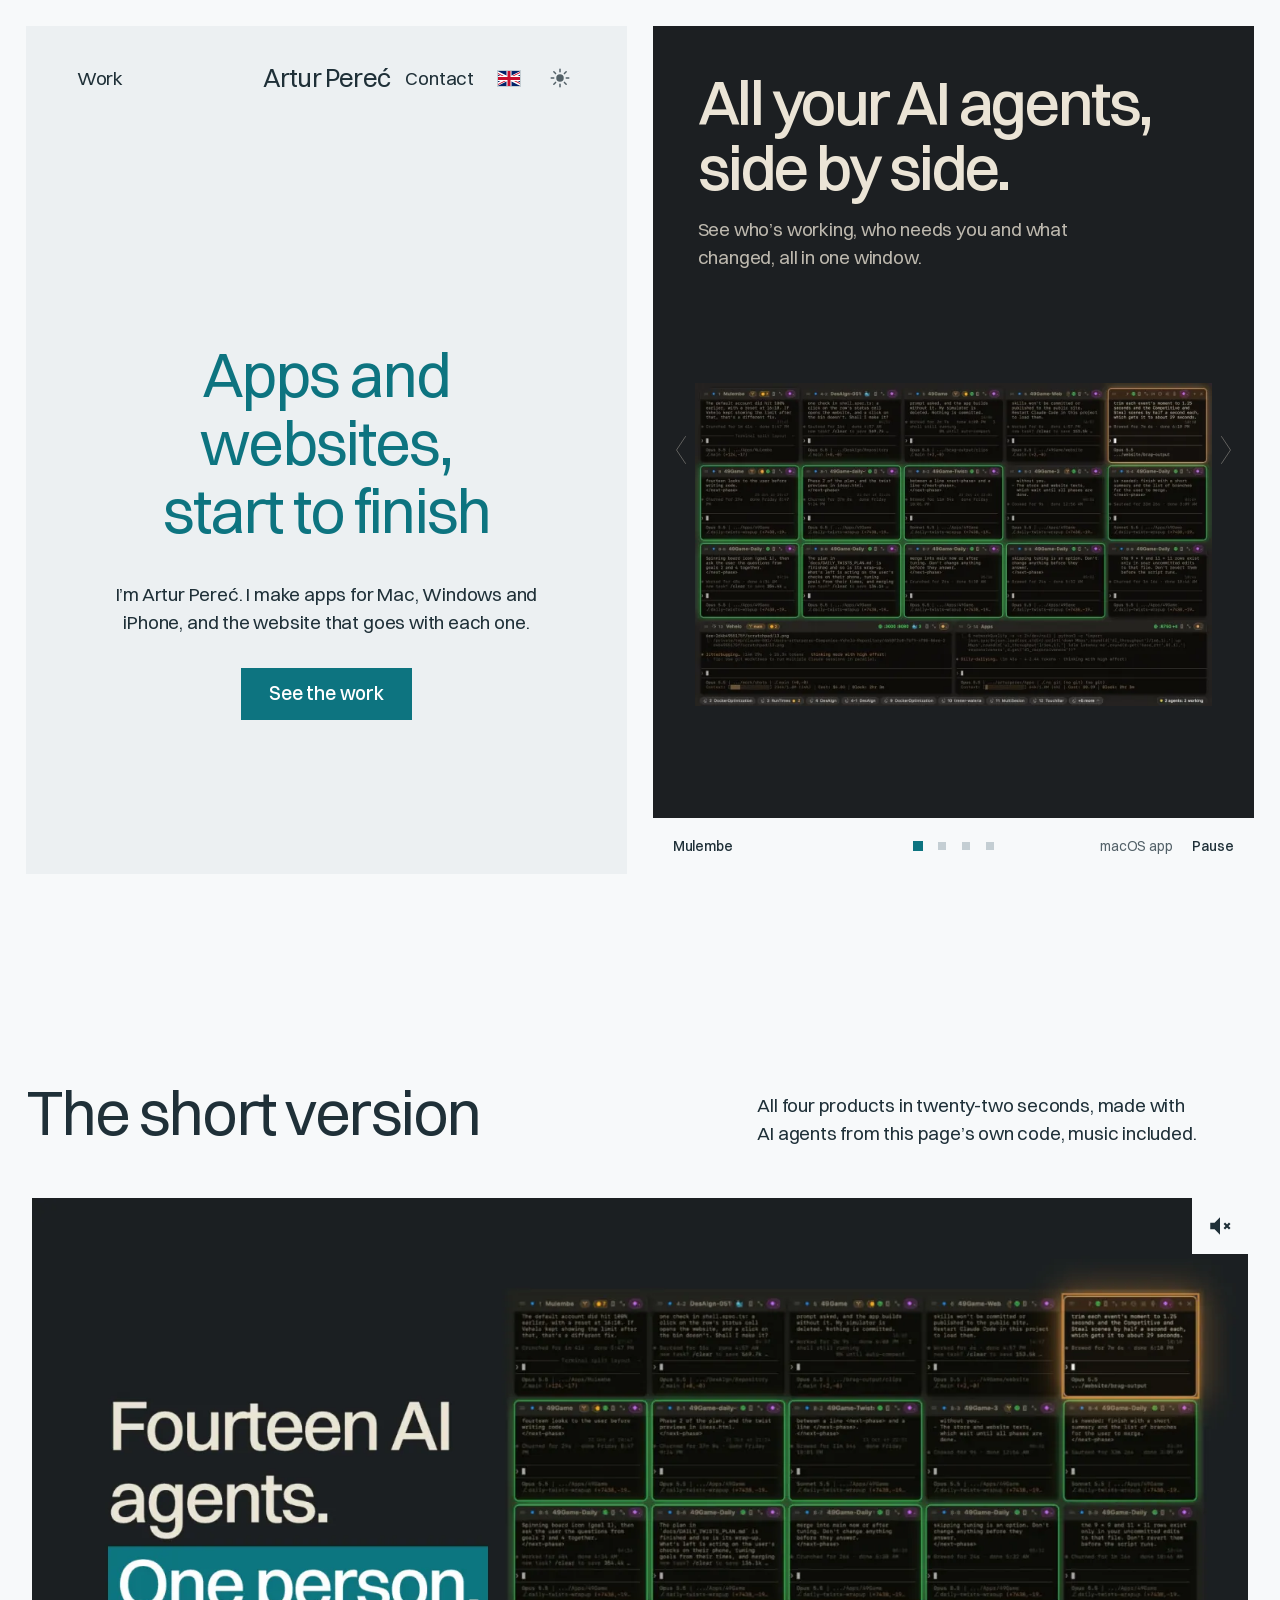
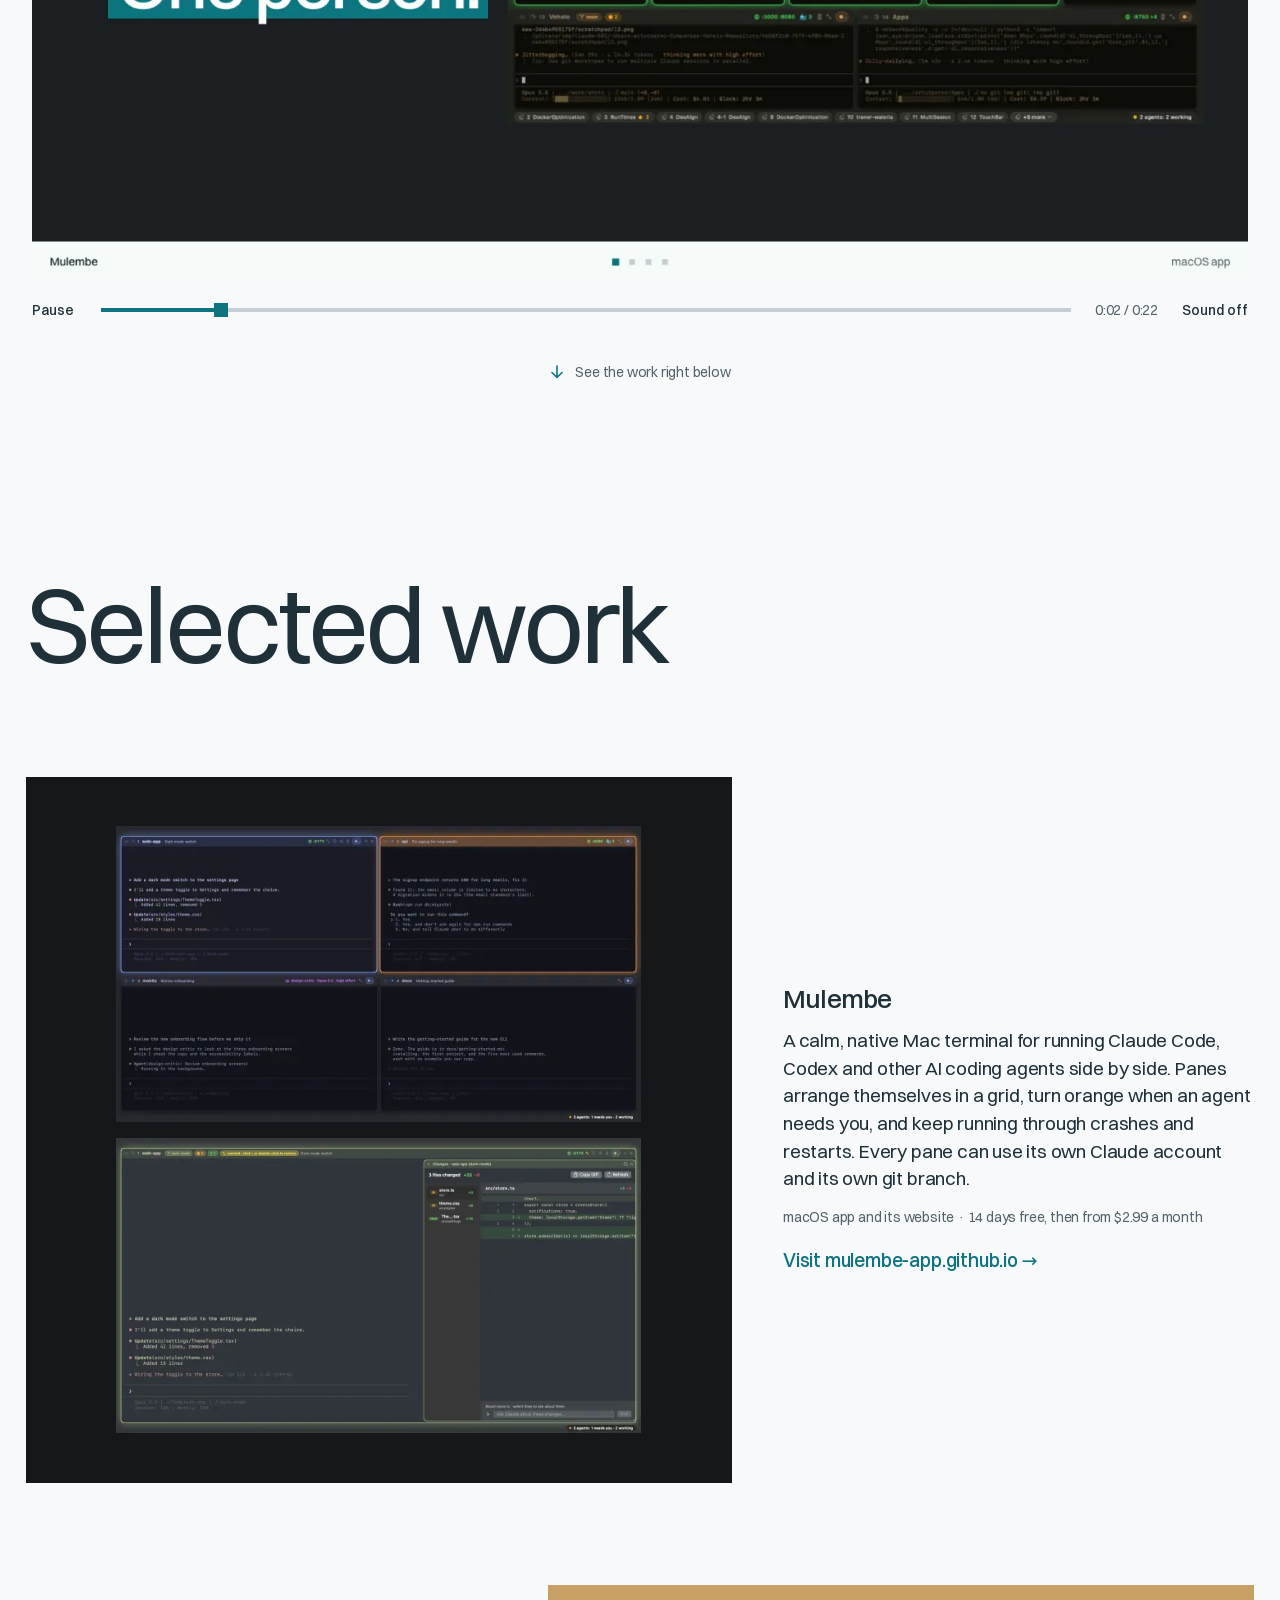
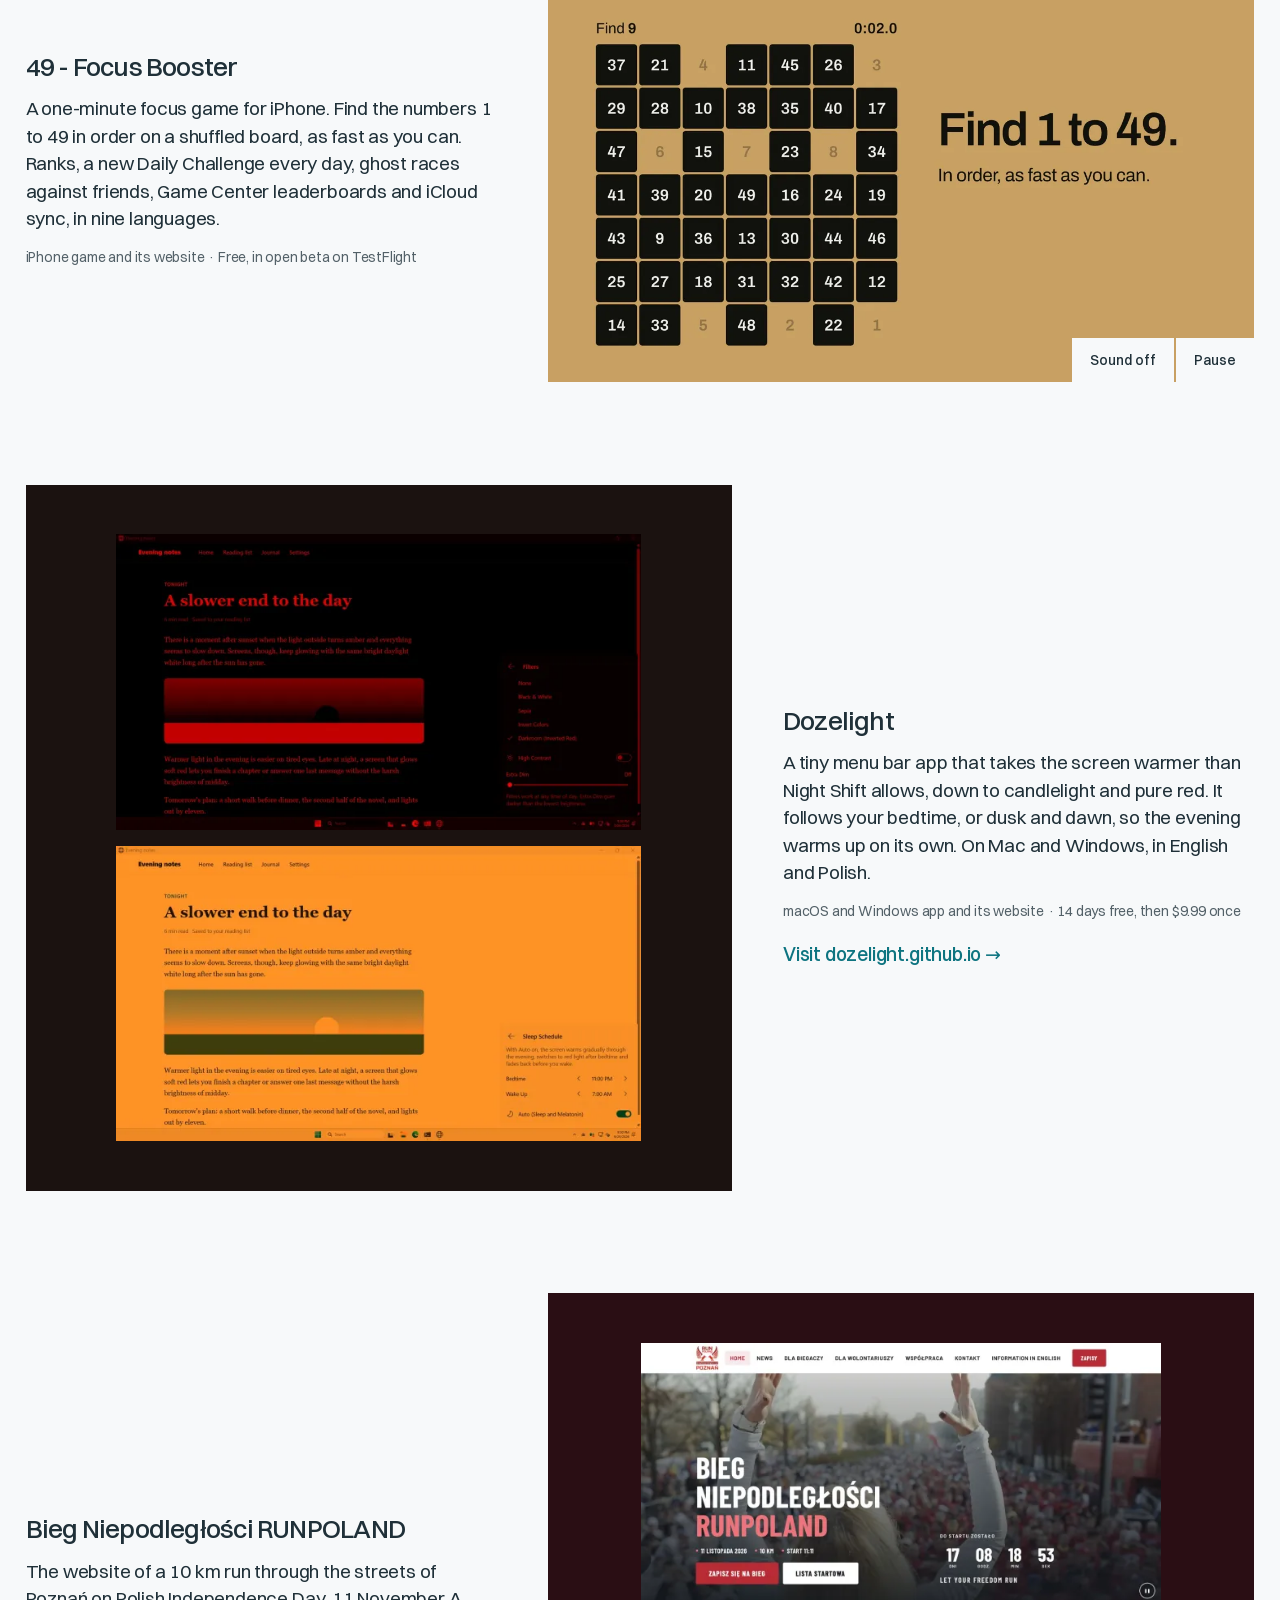
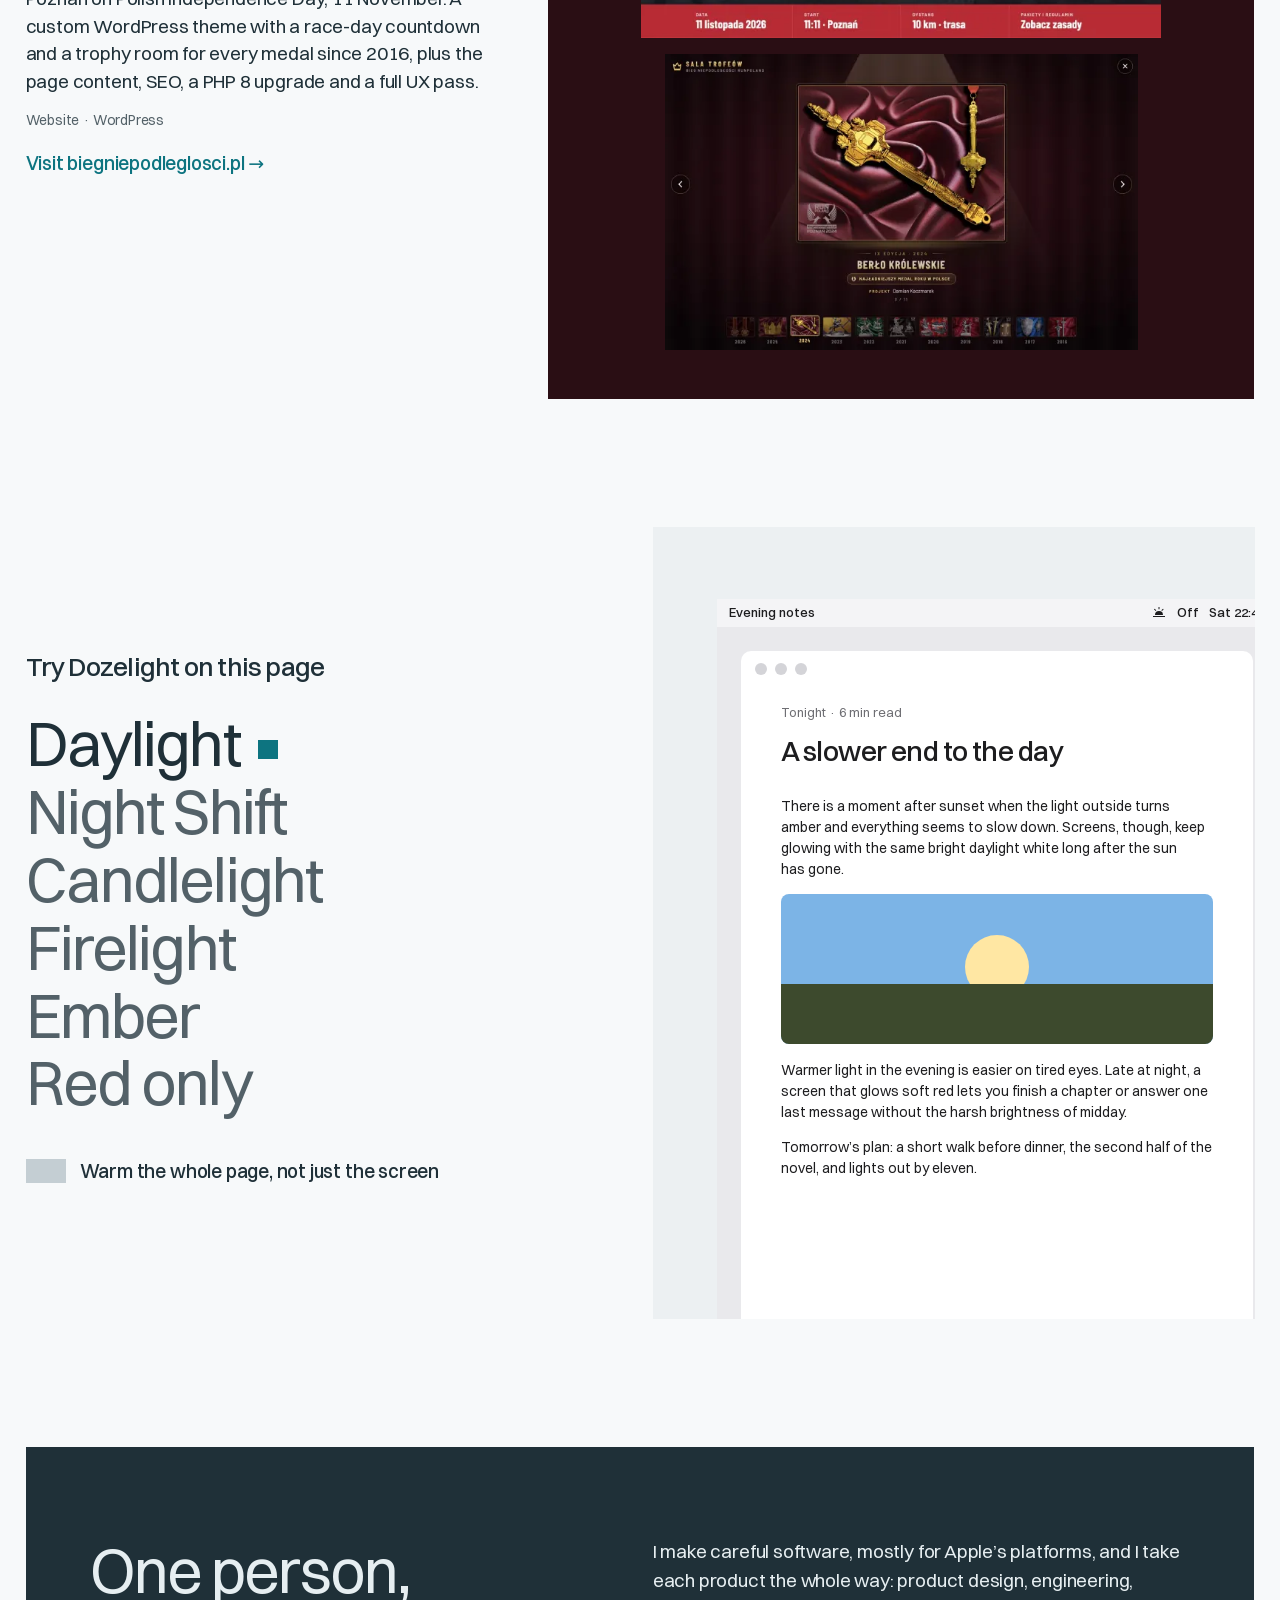
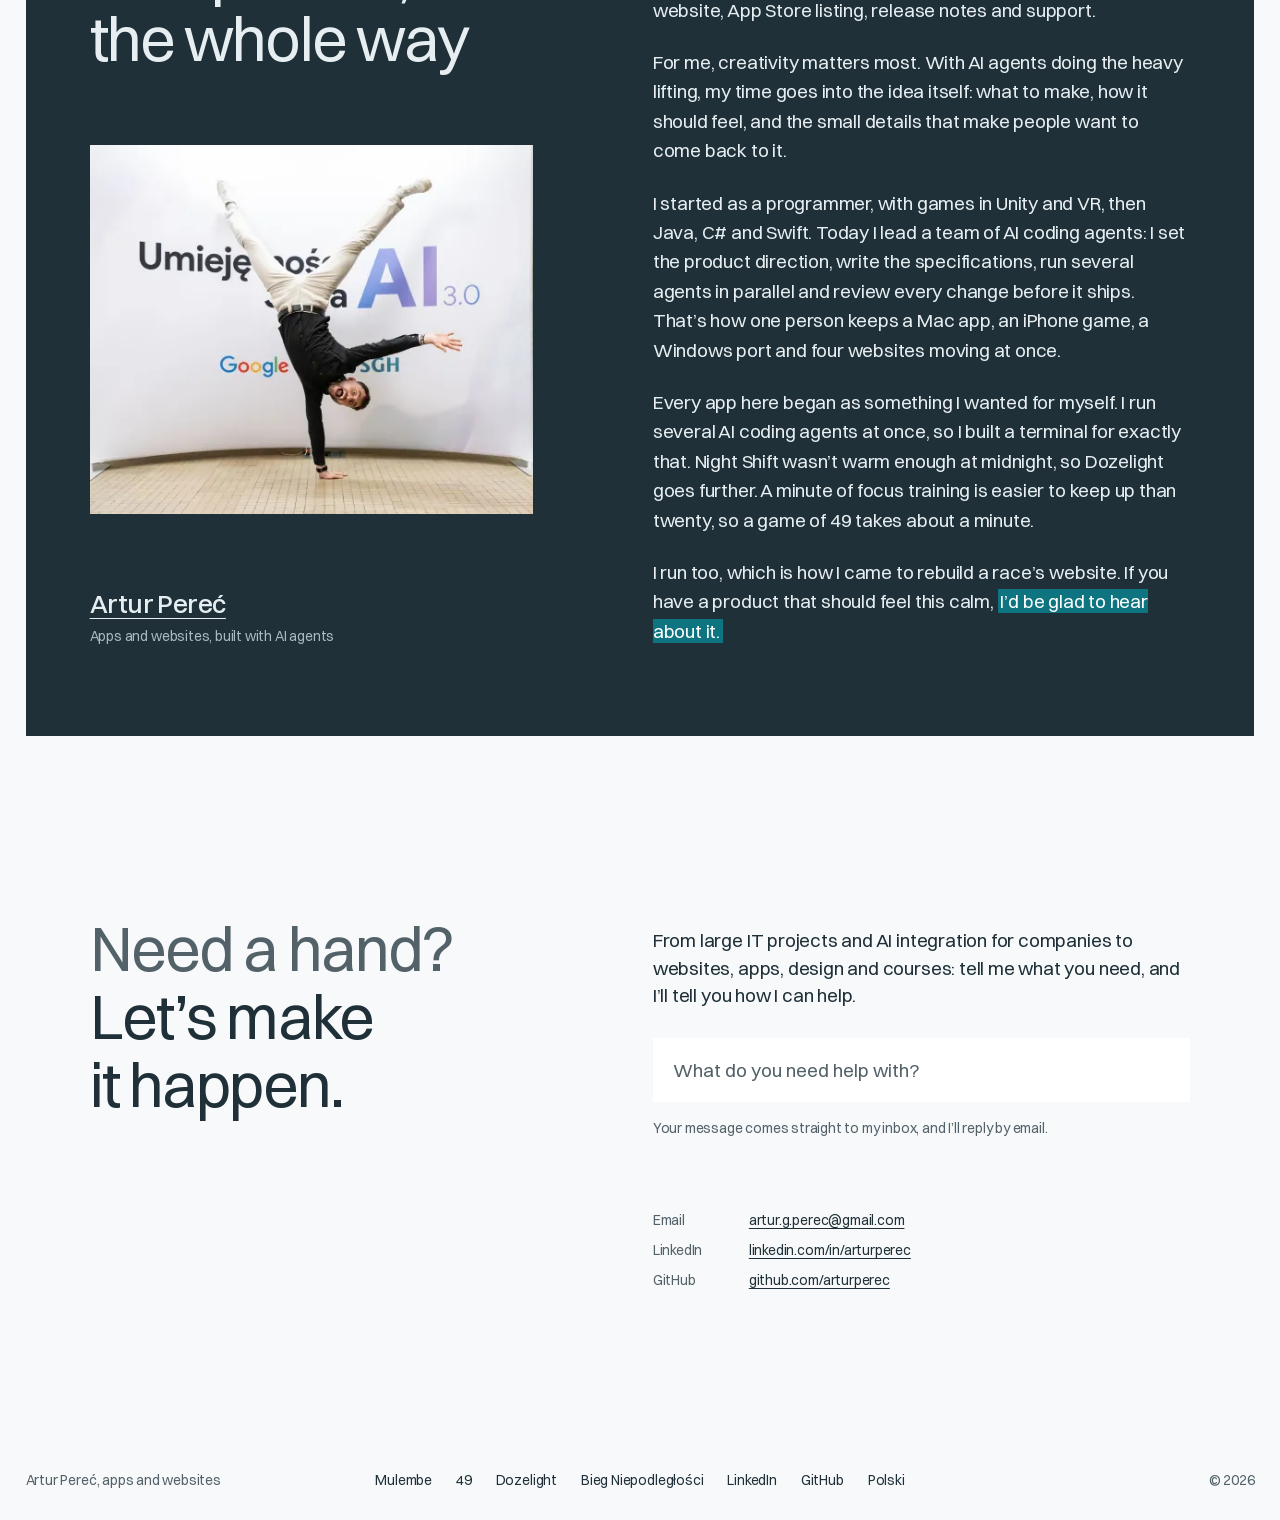
<file: index.html>
<!doctype html>
<html lang="en">
<head>
  <meta charset="utf-8">
  <meta name="viewport" content="width=device-width, initial-scale=1">
  <title>Artur Pereć · Mac, iPhone and Windows apps and websites</title>
  <meta name="description" content="Artur Pereć makes apps for Mac, Windows and iPhone, and their websites: Mulembe, 49 - Focus Booster, Dozelight and the Bieg Niepodległości RUNPOLAND website.">
  <meta property="og:title" content="Artur Pereć · Mac, iPhone and Windows apps and websites">
  <meta property="og:description" content="Mulembe, 49 - Focus Booster, Dozelight and Bieg Niepodległości RUNPOLAND.">
  <meta property="og:image" content="https://arturperec.github.io/assets/og-en.jpg?v=4">
  <meta property="og:image:width" content="2400">
  <meta property="og:image:height" content="1260">
  <meta property="og:image:alt" content="Artur Pereć: apps and websites, start to finish. Apps for Mac, Windows and iPhone, and the website that goes with each one, beside Mulembe’s agent panes, 49 - Focus Booster, Dozelight and the Bieg Niepodległości website">
  <meta property="og:url" content="https://arturperec.github.io/">
  <meta property="og:site_name" content="Artur Pereć">
  <meta name="twitter:card" content="summary_large_image">
  <meta property="og:type" content="website">
  <meta property="og:locale" content="en_GB">
  <meta property="og:locale:alternate" content="pl_PL">
  <link rel="canonical" href="https://arturperec.github.io/">
  <link rel="alternate" hreflang="en" href="https://arturperec.github.io/">
  <link rel="alternate" hreflang="pl" href="https://arturperec.github.io/pl/">
  <link rel="alternate" hreflang="x-default" href="https://arturperec.github.io/">
  <meta name="theme-color" content="#f7f9fa">
  <link rel="icon" href="/assets/favicon-192.png" type="image/png" sizes="192x192">
  <link rel="icon" href="/assets/favicon.svg" type="image/svg+xml">
  <link rel="apple-touch-icon" href="/assets/apple-touch-icon.png">
  <!-- The script flag, and the theme the visitor picked last time, set before the first paint -->
  <script>document.documentElement.classList.add('js'); try { const t = localStorage.getItem('theme'); if (t) document.documentElement.dataset.theme = t } catch {}</script>
  <!-- The first slide's picture is the largest thing on the first screen, so it starts loading with the stylesheet -->
  <link rel="preload" as="image" imagesrcset="assets/img/mulembe-overview-480.webp 480w, assets/img/mulembe-overview-640.webp 640w, assets/img/mulembe-overview-800.webp 800w, assets/img/mulembe-overview-1200.webp 1200w, assets/img/mulembe-overview-1600.webp 1600w" imagesizes="(max-width: 899px) 82vw, 41vw" fetchpriority="high">
  <link rel="preload" href="assets/fonts/switzer-400.woff2" as="font" type="font/woff2" crossorigin>
  <!-- Bump ?v= on each deploy, so no browser pairs a new page with an old cached stylesheet or script -->
  <link rel="stylesheet" href="style.css?v=18">
  <!-- Who this is and what he made, for search engines and AI assistants: the person, the four products and the film -->
  <script type="application/ld+json">
  {
    "@context": "https://schema.org",
    "@graph": [
      {
        "@type": "WebSite",
        "@id": "https://arturperec.github.io/#website",
        "url": "https://arturperec.github.io/",
        "name": "Artur Pereć",
        "inLanguage": [
          "en",
          "pl"
        ],
        "publisher": {
          "@id": "https://arturperec.github.io/#person"
        }
      },
      {
        "@type": "ProfilePage",
        "@id": "https://arturperec.github.io/#page",
        "url": "https://arturperec.github.io/",
        "name": "Artur Pereć · Mac, iPhone and Windows apps and websites",
        "description": "Artur Pereć makes apps for Mac, Windows and iPhone, and their websites: Mulembe, 49 - Focus Booster, Dozelight and the Bieg Niepodległości RUNPOLAND website.",
        "inLanguage": "en",
        "isPartOf": {
          "@id": "https://arturperec.github.io/#website"
        },
        "mainEntity": {
          "@id": "https://arturperec.github.io/#person"
        },
        "about": {
          "@id": "https://arturperec.github.io/#person"
        },
        "dateModified": "2026-10-27T02:09:41+01:00",
        "primaryImageOfPage": {
          "@type": "ImageObject",
          "url": "https://arturperec.github.io/assets/og-en.jpg?v=4",
          "width": 2400,
          "height": 1260
        }
      },
      {
        "@type": "Person",
        "@id": "https://arturperec.github.io/#person",
        "name": "Artur Pereć",
        "url": "https://arturperec.github.io/",
        "image": "https://arturperec.github.io/assets/img/artur-800.webp",
        "jobTitle": "App and website developer",
        "description": "I’m Artur Pereć. I make apps for Mac, Windows and iPhone, and the website that goes with each one.",
        "email": "mailto:artur.g.perec@gmail.com",
        "knowsLanguage": [
          "en",
          "pl"
        ],
        "sameAs": [
          "https://www.linkedin.com/in/arturperec/",
          "https://github.com/arturperec"
        ]
      },
      {
        "@type": "CreativeWork",
        "@id": "https://arturperec.github.io/#mulembe",
        "name": "Mulembe",
        "url": "https://mulembe-app.github.io/",
        "description": "A calm, native Mac terminal for running Claude Code, Codex and other AI coding agents side by side. Panes arrange themselves in a grid, turn orange when an agent needs you, and keep running through crashes and restarts. Every pane can use its own Claude account and its own git branch.",
        "author": {
          "@id": "https://arturperec.github.io/#person"
        },
        "offers": {
          "@type": "Offer",
          "price": "2.99",
          "priceCurrency": "USD",
          "priceSpecification": {
            "@type": "UnitPriceSpecification",
            "price": "2.99",
            "priceCurrency": "USD",
            "billingDuration": "P1M",
            "unitCode": "MON"
          }
        },
        "additionalType": "https://schema.org/SoftwareApplication"
      },
      {
        "@type": "CreativeWork",
        "@id": "https://arturperec.github.io/#forty-nine",
        "name": "49 - Focus Booster",
        "url": "https://49game.github.io/",
        "description": "A one-minute focus game for iPhone. Find the numbers 1 to 49 in order on a shuffled board, as fast as you can. Ranks, a new Daily Challenge every day, ghost races against friends, Game Center leaderboards and iCloud sync, in nine languages.",
        "author": {
          "@id": "https://arturperec.github.io/#person"
        },
        "offers": {
          "@type": "Offer",
          "price": "0",
          "priceCurrency": "USD"
        },
        "additionalType": "https://schema.org/MobileApplication"
      },
      {
        "@type": "CreativeWork",
        "@id": "https://arturperec.github.io/#dozelight",
        "name": "Dozelight",
        "url": "https://dozelight.github.io/",
        "description": "A tiny menu bar app that takes the screen warmer than Night Shift allows, down to candlelight and pure red. It follows your bedtime, or dusk and dawn, so the evening warms up on its own. On Mac and Windows, in English and Polish.",
        "author": {
          "@id": "https://arturperec.github.io/#person"
        },
        "offers": {
          "@type": "Offer",
          "price": "9.99",
          "priceCurrency": "USD"
        },
        "additionalType": "https://schema.org/SoftwareApplication"
      },
      {
        "@type": "CreativeWork",
        "@id": "https://arturperec.github.io/#bieg",
        "name": "Bieg Niepodległości RUNPOLAND website",
        "url": "https://biegniepodleglosci.pl/",
        "description": "The website of a 10 km run through the streets of Poznań on Polish Independence Day, 11 November. A custom WordPress theme with a race-day countdown and a trophy room for every medal since 2016, plus the page content, SEO, a PHP 8 upgrade and a full UX pass.",
        "inLanguage": "pl",
        "additionalType": "https://schema.org/WebSite",
        "author": {
          "@id": "https://arturperec.github.io/#person"
        }
      },
      {
        "@type": "VideoObject",
        "@id": "https://arturperec.github.io/#film",
        "name": "Artur Pereć: the short version",
        "description": "All four products in twenty-two seconds, made with AI agents from this page’s own code, music included.",
        "inLanguage": "en",
        "thumbnailUrl": [
          "https://arturperec.github.io/assets/img/reel-1600.webp"
        ],
        "contentUrl": "https://arturperec.github.io/assets/reel.mp4",
        "uploadDate": "2026-10-25",
        "duration": "PT22S",
        "author": {
          "@id": "https://arturperec.github.io/#person"
        }
      }
    ]
  }
  </script>
</head>
<body>
  <!-- The flag of this page's language, for the language switch: drawn here because Windows shows no flag emoji -->
  <svg width="0" height="0" style="position: absolute" aria-hidden="true"><symbol id="flag" viewBox="0 0 60 30" preserveAspectRatio="xMidYMid slice"><clipPath id="flag-gb-t"><path d="M30 15h30v15zv15h-30zh-30v-15zv-15h30z"/></clipPath><path d="M0 0v30h60V0z" fill="#012169"/><path d="M0 0l60 30m0-30L0 30" stroke="#fff" stroke-width="6"/><path d="M0 0l60 30m0-30L0 30" clip-path="url(#flag-gb-t)" stroke="#c8102e" stroke-width="4"/><path d="M30 0v30M0 15h60" stroke="#fff" stroke-width="10"/><path d="M30 0v30M0 15h60" stroke="#c8102e" stroke-width="6"/></symbol></svg>
  <a class="skip" href="#work">Skip to the work</a>
  <!-- Dozelight demo: the radios live at the top so :has() can tint the whole page from anywhere -->
  <div class="page-tint" aria-hidden="true"></div>

  <!-- The site bar slides in once the hero is behind; the name leads to About, as in the hero; phones get the projects in a menu -->
  <nav class="site-bar" aria-label="Projects">
    <a class="site-bar-name" href="#about" translate="no">Artur Pereć</a>
    <ul class="site-bar-links">
      <li><a href="#mulembe">Mulembe</a></li>
      <li><a href="#forty-nine">49 - Focus Booster</a></li>
      <li><a href="#dozelight">Dozelight</a></li>
      <li><a href="#bieg">Bieg Niepodległości</a></li>
    </ul>
    <details class="site-bar-menu">
      <summary>Projects <svg viewBox="0 0 16 16" aria-hidden="true"><path d="M3 6l5 5 5-5" fill="none" stroke="currentColor" stroke-width="1.6" stroke-linecap="round" stroke-linejoin="round"/></svg></summary>
      <ul>
        <li><a href="#mulembe">Mulembe</a></li>
        <li><a href="#forty-nine">49 - Focus Booster</a></li>
        <li><a href="#dozelight">Dozelight</a></li>
        <li><a href="#bieg">Bieg Niepodległości</a></li>
      </ul>
    </details>
    <span class="site-bar-end">
      <a class="lang-switch" href="pl/" hreflang="pl" title="Polski"><svg class="flag" aria-hidden="true"><use href="#flag"/></svg><span class="sr-only">English, switch to Polish</span></a>
      <button class="theme-switch" type="button" aria-label="Dark theme" aria-pressed="false" hidden><svg class="theme-moon" viewBox="0 0 24 24" aria-hidden="true"><path d="M20.5 14.6A8.5 8.5 0 0 1 9.4 3.5a8.5 8.5 0 1 0 11.1 11.1z"/></svg><svg class="theme-sun" viewBox="0 0 24 24" aria-hidden="true"><circle cx="12" cy="12" r="4.5"/><path d="M12 1.5v3M12 19.5v3M1.5 12h3M19.5 12h3M4.6 4.6l2.1 2.1M17.3 17.3l2.1 2.1M4.6 19.4l2.1-2.1M17.3 6.7l2.1-2.1" stroke="currentColor" stroke-width="1.8" stroke-linecap="round"/></svg></button>
      <a class="site-bar-contact" href="#contact">Contact</a>
    </span>
  </nav>

  <header class="hero">
    <div class="hero-sheet">
      <nav class="hero-nav" aria-label="Main">
        <a href="#work">Work</a>
        <a class="wordmark" href="#about" translate="no">Artur Pereć</a>
        <span class="hero-nav-end">
          <a href="#contact">Contact</a>
          <a class="lang-switch" href="pl/" hreflang="pl" title="Polski"><svg class="flag" aria-hidden="true"><use href="#flag"/></svg><span class="sr-only">English, switch to Polish</span></a>
          <button class="theme-switch" type="button" aria-label="Dark theme" aria-pressed="false" hidden><svg class="theme-moon" viewBox="0 0 24 24" aria-hidden="true"><path d="M20.5 14.6A8.5 8.5 0 0 1 9.4 3.5a8.5 8.5 0 1 0 11.1 11.1z"/></svg><svg class="theme-sun" viewBox="0 0 24 24" aria-hidden="true"><circle cx="12" cy="12" r="4.5"/><path d="M12 1.5v3M12 19.5v3M1.5 12h3M19.5 12h3M4.6 4.6l2.1 2.1M17.3 17.3l2.1 2.1M4.6 19.4l2.1-2.1M17.3 6.7l2.1-2.1" stroke="currentColor" stroke-width="1.8" stroke-linecap="round"/></svg></button>
        </span>
      </nav>
      <div class="hero-copy">
        <h1>Apps and websites, start to&nbsp;finish</h1>
        <p>I’m Artur Pereć. I make apps for Mac, Windows and iPhone, and the website that goes with each&nbsp;one.</p>
        <a class="button" href="#film">See the work</a>
      </div>
    </div>

    <figure class="hero-stage" aria-label="My products, one after another">
      <div class="slide is-active" data-target="mulembe" data-name="Mulembe" data-kind="macOS app" style="--field: #1c1f22; --slide-ink: #ebe4d6">
        <div class="slide-copy">
          <p class="slide-line">All your AI agents, side by side.</p>
          <p class="slide-sub">See who’s working, who needs you and what changed, all in one window.</p>
        </div>
        <div class="shots">
          <img src="assets/img/mulembe-overview-1200.webp" srcset="assets/img/mulembe-overview-480.webp 480w, assets/img/mulembe-overview-640.webp 640w, assets/img/mulembe-overview-800.webp 800w, assets/img/mulembe-overview-1200.webp 1200w, assets/img/mulembe-overview-1600.webp 1600w" sizes="(max-width: 899px) 82vw, 41vw" alt="Mulembe with fourteen agents at once: green panes are working, the orange one needs an answer" width="1600" height="1000" fetchpriority="high">
        </div>
      </div>
      <div class="slide" aria-hidden="true" data-target="forty-nine" data-name="49 - Focus Booster" data-kind="iPhone game" style="--field: #c8a062; --slide-ink: #15120d">
        <div class="slide-copy">
          <p class="slide-line">Find 1 to 49.</p>
          <p class="slide-sub">In order, as fast as you can. A one-minute focus game.</p>
        </div>
        <div class="shots">
          <img data-src="assets/img/49-menu-dark-600.webp" data-srcset="assets/img/49-menu-dark-300.webp 300w, assets/img/49-menu-dark-600.webp 600w" sizes="(max-width: 899px) 39vw, 19vw" class="phone" alt="The main menu of 49: the Daily Challenge, game styles and the three modes with your best results" width="600" height="1304">
          <img data-src="assets/img/49-classic-dark-600.webp" data-srcset="assets/img/49-classic-dark-300.webp 300w, assets/img/49-classic-dark-600.webp 600w" sizes="(max-width: 899px) 39vw, 19vw" class="phone" alt="49 mid-game: find 18 on a shuffled seven by seven board" width="600" height="1169">
        </div>
      </div>
      <div class="slide" aria-hidden="true" data-target="dozelight" data-name="Dozelight" data-kind="macOS and Windows app" style="--field: #1b1210; --slide-ink: #f3e3cf">
        <div class="slide-copy">
          <p class="slide-line">Warmer than Night Shift.</p>
          <p class="slide-sub">Down to candlelight and pure red, on your bedtime schedule.</p>
        </div>
        <div class="shots shots-stack">
          <img data-src="assets/img/dozelight-candlelight-1200.webp" data-srcset="assets/img/dozelight-candlelight-480.webp 480w, assets/img/dozelight-candlelight-640.webp 640w, assets/img/dozelight-candlelight-800.webp 800w, assets/img/dozelight-candlelight-1200.webp 1200w, assets/img/dozelight-candlelight-1600.webp 1600w" sizes="(max-width: 899px) 79vw, 33vw" alt="An evening reading page at 2000K with Dozelight’s menu open" width="1600" height="900">
          <img data-src="assets/img/dozelight-red-1200.webp" data-srcset="assets/img/dozelight-red-480.webp 480w, assets/img/dozelight-red-640.webp 640w, assets/img/dozelight-red-800.webp 800w, assets/img/dozelight-red-1200.webp 1200w, assets/img/dozelight-red-1600.webp 1600w" sizes="(max-width: 899px) 79vw, 33vw" alt="The same page in Red only, with no blue or green light" width="1600" height="900">
        </div>
      </div>
      <div class="slide" aria-hidden="true" data-target="bieg" data-name="Bieg Niepodległości" data-kind="Website" style="--field: #2a0e14; --slide-ink: #f4e6d8">
        <div class="slide-copy">
          <p class="slide-line">Let your freedom run.</p>
          <p class="slide-sub">10&nbsp;km through Poznań on Polish Independence Day.</p>
        </div>
        <div class="shots shots-stack">
          <img data-src="assets/img/bieg-home-1200.webp" data-srcset="assets/img/bieg-home-480.webp 480w, assets/img/bieg-home-640.webp 640w, assets/img/bieg-home-800.webp 800w, assets/img/bieg-home-1200.webp 1200w, assets/img/bieg-home-1600.webp 1600w" sizes="(max-width: 899px) 79vw, 33vw" alt="The Bieg Niepodległości homepage: the race name, date, start time and a countdown over the start line" width="1600" height="908">
          <img data-src="assets/img/bieg-trophy-room-1200.webp" data-srcset="assets/img/bieg-trophy-room-480.webp 480w, assets/img/bieg-trophy-room-640.webp 640w, assets/img/bieg-trophy-room-800.webp 800w, assets/img/bieg-trophy-room-1200.webp 1200w, assets/img/bieg-trophy-room-1600.webp 1600w" sizes="(max-width: 899px) 79vw, 33vw" alt="The trophy room: the 2024 medal, a golden royal sceptre, with every year’s medal below" width="1600" height="1000">
        </div>
      </div>
      <button class="hero-side hero-side-prev" type="button" data-step="-1" aria-label="Previous project">
        <svg viewBox="0 0 16 40" aria-hidden="true"><path d="M14 2 2 20l12 18"/></svg>
      </button>
      <button class="hero-side hero-side-next" type="button" data-step="1" aria-label="Next project">
        <svg viewBox="0 0 16 40" aria-hidden="true"><path d="M2 2l12 18L2 38"/></svg>
      </button>
      <figcaption class="hero-bar">
        <a class="hero-bar-name" href="#mulembe">Mulembe</a>
        <span class="hero-dots">
          <button type="button" aria-label="Show Mulembe" aria-current="true"></button>
          <button type="button" aria-label="Show 49 - Focus Booster"></button>
          <button type="button" aria-label="Show Dozelight"></button>
          <button type="button" aria-label="Show Bieg Niepodległości"></button>
        </span>
        <span class="hero-bar-end">
          <span class="hero-bar-kind">macOS app</span>
          <button class="hero-pause" type="button" aria-pressed="false">Pause</button>
        </span>
      </figcaption>
    </figure>
  </header>

  <main>
    <section class="reel" id="reel" aria-labelledby="reel-title">
      <div class="reel-head">
        <h2 id="reel-title" data-rise>The short version</h2>
        <p data-rise>All four products in twenty-two seconds, made with AI agents from this page’s own code, music included.</p>
      </div>
      <div class="reel-player" id="film">
        <div class="reel-media" data-rise>
          <!-- Phones get the vertical cut; the script keeps the poster in step and plays it only while it is on screen -->
          <video data-poster="assets/img/reel-1600.webp" data-poster-phone="assets/img/reel-vertical-720.webp" width="1920" height="1080" muted loop playsinline preload="none" controls aria-label="A 22-second film of my work: Mulembe, 49 - Focus Booster, Dozelight and the Bieg Niepodległości website, ending with a QR code to the contact form">
            <source src="assets/reel-vertical.mp4?v=3" type="video/mp4" media="(max-width: 899px)">
            <source src="assets/reel.mp4?v=3" type="video/mp4">
          </video>
          <button class="reel-speaker" type="button" aria-label="Sound" aria-pressed="false" hidden>
            <svg class="speaker-off" viewBox="0 0 24 24" aria-hidden="true"><path d="M3 9v6h4l5 5V4L7 9H3z"/><path d="M16 9.5l5 5m0-5-5 5" fill="none" stroke="currentColor" stroke-width="2"/></svg>
            <svg class="speaker-on" viewBox="0 0 24 24" aria-hidden="true"><path d="M3 9v6h4l5 5V4L7 9H3z"/><path d="M15.5 8.5a5 5 0 0 1 0 7M18 6a8.5 8.5 0 0 1 0 12" fill="none" stroke="currentColor" stroke-width="2"/></svg>
          </button>
        </div>
        <!-- The media bar: play and pause, the seek bar, the time and the sound -->
        <div class="reel-bar" data-rise hidden>
          <button class="reel-pause" type="button" aria-pressed="false">Pause</button>
          <div class="reel-seek">
            <div class="reel-track"><div class="reel-fill"></div></div>
            <input class="reel-range" type="range" min="0" max="22" step="any" value="0" aria-label="Position in the film" aria-valuetext="0:00 of 0:22">
          </div>
          <span class="reel-time"><span class="reel-now">0:00</span> / <span class="reel-total">0:22</span></span>
          <button class="reel-sound" type="button" aria-pressed="false">Sound off</button>
        </div>
        <!-- Says there is more below, as under the 49 site's film -->
        <a class="reel-next" href="#work"><svg viewBox="0 0 16 16" width="16" height="16" aria-hidden="true"><path d="M8 2v11M3 8.5 8 13.5l5-5" fill="none" stroke="currentColor" stroke-width="1.6" stroke-linecap="round" stroke-linejoin="round"/></svg><span>See the work right below</span></a>
      </div>
    </section>

    <section class="work" id="work" aria-labelledby="work-title">
      <h2 class="work-title" id="work-title" data-rise>Selected work</h2>

      <article class="project" id="mulembe">
        <div class="project-media" style="--field: #15171b" data-rise>
          <div class="shots shots-stack">
            <img src="assets/img/mulembe-midnight-1200.webp" srcset="assets/img/mulembe-midnight-480.webp 480w, assets/img/mulembe-midnight-640.webp 640w, assets/img/mulembe-midnight-800.webp 800w, assets/img/mulembe-midnight-1200.webp 1200w, assets/img/mulembe-midnight-1600.webp 1600w" sizes="(max-width: 899px) 71vw, 42vw" alt="Mulembe’s grid of four panes, one agent in each, with an orange pane waiting for an answer" width="1600" height="900" loading="lazy">
            <img src="assets/img/mulembe-git-1200.webp" srcset="assets/img/mulembe-git-480.webp 480w, assets/img/mulembe-git-640.webp 640w, assets/img/mulembe-git-800.webp 800w, assets/img/mulembe-git-1200.webp 1200w, assets/img/mulembe-git-1600.webp 1600w" sizes="(max-width: 899px) 71vw, 42vw" alt="A pane on its own git branch, with the list of changed files and the diff beside it" width="1600" height="900" loading="lazy">
          </div>
        </div>
        <div class="project-text">
          <h3 data-rise>Mulembe</h3>
          <p data-rise>A calm, native Mac terminal for running Claude Code, Codex and other AI coding agents side by side. Panes arrange themselves in a grid, turn orange when an agent needs you, and keep running through crashes and restarts. Every pane can use its own Claude account and its own git branch.</p>
          <p class="facts" data-rise>macOS app and its website · 14 days free, then from $2.99 a month</p>
          <a class="visit" href="https://mulembe-app.github.io" data-rise>Visit mulembe-app.github.io</a>
        </div>
      </article>

      <article class="project" id="forty-nine">
        <div class="project-media project-video" style="--field: #c8a062" data-rise>
          <video data-poster="assets/img/49-promo-1280.webp" data-poster-phone="assets/img/49-promo-mobile-720.webp" width="1280" height="720" muted loop playsinline preload="none" aria-label="The 49 launch video: find 1 to 49, points and combos, races against friends, the Daily Challenge and special days">
            <source src="assets/49-promo-mobile.mp4" type="video/mp4" media="(max-width: 899px)">
            <source src="assets/49-promo.mp4" type="video/mp4">
          </video>
          <div class="video-controls">
            <button class="video-sound" type="button" aria-pressed="false">Sound off</button>
            <button class="video-toggle" type="button" aria-pressed="false">Pause</button>
          </div>
        </div>
        <div class="project-text">
          <h3 data-rise>49 - Focus Booster</h3>
          <p data-rise>A one-minute focus game for iPhone. Find the numbers 1 to 49 in order on a shuffled board, as fast as you can. Ranks, a new Daily Challenge every day, ghost races against friends, Game Center leaderboards and iCloud sync, in nine languages.</p>
          <p class="facts" data-rise>iPhone game and its website · Free, in open beta on TestFlight</p>
          <a class="visit" href="https://49game.github.io" data-rise>Visit 49game.github.io</a>
        </div>
      </article>

      <article class="project" id="dozelight">
        <div class="project-media" style="--field: #1b1210" data-rise>
          <div class="shots shots-stack">
            <img src="assets/img/dozelight-darkroom-1200.webp" srcset="assets/img/dozelight-darkroom-480.webp 480w, assets/img/dozelight-darkroom-640.webp 640w, assets/img/dozelight-darkroom-800.webp 800w, assets/img/dozelight-darkroom-1200.webp 1200w, assets/img/dozelight-darkroom-1600.webp 1600w" sizes="(max-width: 899px) 71vw, 42vw" alt="Darkroom: the page turns black with red text, with Dozelight’s filters menu open" width="1600" height="900" loading="lazy">
            <img src="assets/img/dozelight-schedule-1200.webp" srcset="assets/img/dozelight-schedule-480.webp 480w, assets/img/dozelight-schedule-640.webp 640w, assets/img/dozelight-schedule-800.webp 800w, assets/img/dozelight-schedule-1200.webp 1200w, assets/img/dozelight-schedule-1600.webp 1600w" sizes="(max-width: 899px) 71vw, 42vw" alt="Dozelight’s sleep schedule: bedtime 11 PM, wake up 7 AM, with Auto on" width="1600" height="900" loading="lazy">
          </div>
        </div>
        <div class="project-text">
          <h3 data-rise>Dozelight</h3>
          <p data-rise>A tiny menu bar app that takes the screen warmer than Night Shift allows, down to candlelight and pure red. It follows your bedtime, or dusk and dawn, so the evening warms up on its own. On Mac and Windows, in English and Polish.</p>
          <p class="facts" data-rise>macOS and Windows app and its website · 14 days free, then $9.99 once</p>
          <a class="visit" href="https://dozelight.github.io" data-rise>Visit dozelight.github.io</a>
        </div>
      </article>

      <article class="project" id="bieg">
        <div class="project-media" style="--field: #2a0e14" data-rise>
          <div class="shots shots-stack">
            <img src="assets/img/bieg-home-1200.webp" srcset="assets/img/bieg-home-480.webp 480w, assets/img/bieg-home-640.webp 640w, assets/img/bieg-home-800.webp 800w, assets/img/bieg-home-1200.webp 1200w, assets/img/bieg-home-1600.webp 1600w" sizes="(max-width: 899px) 71vw, 42vw" alt="The Bieg Niepodległości homepage: the race name, date, start time and a countdown over the start line" width="1600" height="908" loading="lazy">
            <img src="assets/img/bieg-trophy-room-1200.webp" srcset="assets/img/bieg-trophy-room-480.webp 480w, assets/img/bieg-trophy-room-640.webp 640w, assets/img/bieg-trophy-room-800.webp 800w, assets/img/bieg-trophy-room-1200.webp 1200w, assets/img/bieg-trophy-room-1600.webp 1600w" sizes="(max-width: 899px) 71vw, 42vw" alt="The trophy room: the 2024 medal, a golden royal sceptre, with every year’s medal below" width="1600" height="1000" loading="lazy">
          </div>
        </div>
        <div class="project-text">
          <h3 data-rise>Bieg Niepodległości RUNPOLAND</h3>
          <p data-rise>The website of a 10&nbsp;km run through the streets of Poznań on Polish Independence Day, 11&nbsp;November. A custom WordPress theme with a race-day countdown and a trophy room for every medal since 2016, plus the page content, SEO, a PHP&nbsp;8 upgrade and a full UX pass.</p>
          <p class="facts" data-rise>Website · WordPress</p>
          <a class="visit" href="https://biegniepodleglosci.pl" data-rise>Visit biegniepodleglosci.pl</a>
        </div>
      </article>
    </section>

    <section class="demo" id="try" aria-labelledby="demo-title">
      <div class="demo-controls">
        <h2 id="demo-title" data-rise>Try Dozelight on this&nbsp;page</h2>
        <fieldset class="temps" data-rise>
          <legend class="sr-only">Screen colour</legend>
          <label><input type="radio" name="temp" value="6500" checked><span>Daylight</span></label>
          <label><input type="radio" name="temp" value="2700"><span>Night Shift</span></label>
          <label><input type="radio" name="temp" value="2000"><span>Candlelight</span></label>
          <label><input type="radio" name="temp" value="1600"><span>Firelight</span></label>
          <label><input type="radio" name="temp" value="1200"><span>Ember</span></label>
          <label><input type="radio" name="temp" value="red"><span>Red only</span></label>
        </fieldset>
        <label class="whole-page" data-rise>
          <input type="checkbox" id="warm-page">
          <span>Warm the whole page, not just the screen</span>
        </label>
      </div>

      <div class="demo-stage" data-rise>
        <div class="mac" data-ui>
          <div class="mac-menubar">
            <span class="mac-app">Evening notes</span>
            <span class="mac-status">
              <svg class="mac-sun" viewBox="0 0 24 24" aria-hidden="true"><path d="M12 9a6 6 0 0 0-6 6h12a6 6 0 0 0-6-6Zm-9 7.5h18v1.5H3zM11.25 3h1.5v3.5h-1.5zM4.4 6.5l1.06-1.06 2.47 2.47-1.06 1.06zm11.13 1.41 2.47-2.47 1.06 1.06-2.47 2.47z"/></svg>
              <span class="mac-kelvin"></span>
              <span>Sat 22:41</span>
            </span>
          </div>
          <div class="mac-window">
            <div class="mac-titlebar"><i></i><i></i><i></i></div>
            <div class="mac-doc">
              <p class="mac-meta">Tonight · 6 min read</p>
              <p class="mac-title">A slower end to the day</p>
              <p>There is a moment after sunset when the light outside turns amber and everything seems to slow down. Screens, though, keep glowing with the same bright daylight white long after the sun has gone.</p>
              <div class="mac-sunset"><span></span></div>
              <p>Warmer light in the evening is easier on tired eyes. Late at night, a screen that glows soft red lets you finish a chapter or answer one last message without the harsh brightness of midday.</p>
              <p>Tomorrow’s plan: a short walk before dinner, the second half of the novel, and lights out by eleven.</p>
            </div>
          </div>
        </div>
      </div>
    </section>

    <section class="letter" id="about" aria-labelledby="about-title">
      <div class="letter-head">
        <h2 id="about-title" data-rise>One person, the whole&nbsp;way</h2>
        <img class="portrait" src="assets/img/artur-800.webp" srcset="assets/img/artur-480.webp 480w, assets/img/artur-640.webp 640w, assets/img/artur-800.webp 800w, assets/img/artur-1400.webp 1400w" sizes="(max-width: 899px) 86vw, 36vw" alt="Artur doing a one-arm handstand in front of the Umiejętności Jutra AI 3.0 wall" width="1400" height="1165" loading="lazy" data-rise>
        <p class="sign" data-rise><span><a href="https://www.linkedin.com/in/arturperec/" rel="me" aria-label="Artur Pereć on LinkedIn" translate="no">Artur Pereć</a></span><span>Apps and websites, built with AI agents</span></p>
      </div>
      <div class="letter-body">
        <p data-rise>I make careful software, mostly for Apple’s platforms, and I take each product the whole way: product design, engineering, website, App Store listing, release notes and support.</p>
        <p data-rise>For me, creativity matters most. With AI agents doing the heavy lifting, my time goes into the idea itself: what to make, how it should feel, and the small details that make people want to come back to it.</p>
        <p data-rise>I started as a programmer, with games in Unity and VR, then Java, C# and Swift. Today I lead a team of AI coding agents: I set the product direction, write the specifications, run several agents in parallel and review every change before it ships. That’s how one person keeps a Mac app, an iPhone game, a Windows port and four websites moving at once.</p>
        <p data-rise>Every app here began as something I wanted for myself. I run several AI coding agents at once, so I built a terminal for exactly that. Night Shift wasn’t warm enough at midnight, so Dozelight goes further. A minute of focus training is easier to keep up than twenty, so a game of 49 takes about a minute.</p>
        <p data-rise>I run too, which is how I came to rebuild a race’s website. If you have a product that should feel this calm, <mark>I’d be glad to hear about it.</mark></p>
      </div>
    </section>

    <section class="contact" id="contact" aria-labelledby="contact-title">
      <h2 id="contact-title" data-rise><span>Need a hand?</span> Let’s make it&nbsp;happen.</h2>
      <div class="contact-body">
        <p class="contact-lead" data-rise>From large IT projects and AI integration for companies to websites, apps, design and courses: tell me what you need, and I’ll tell you how I can help.</p>
        <!-- Web3Forms sends each message to my inbox; the access key is public by design -->
        <form class="ask" action="https://api.web3forms.com/submit" method="post" data-rise>
          <input type="hidden" name="access_key" value="5b1bb2b0-cb52-4527-9e7e-5e2f059576c8">
          <input type="hidden" name="subject" value="Request from your portfolio">
          <input type="hidden" name="from_name" value="Portfolio">
          <input type="checkbox" name="botcheck" tabindex="-1" autocomplete="off" hidden>
          <!-- The email row opens once there is a message; without the script both rows show -->
          <div class="ask-row">
            <label class="sr-only" for="ask-text">What do you need help with?</label>
            <input id="ask-text" name="message" type="text" placeholder="What do you need help with?" autocomplete="off" required aria-describedby="ask-note">
            <button class="ask-next" type="button" aria-label="Add your email" aria-controls="ask-email-row" aria-expanded="false">
              <svg viewBox="0 0 24 24" aria-hidden="true"><path d="M11 4v12.2l-4.6-4.6L5 13l7 7 7-7-1.4-1.4-4.6 4.6V4z"/></svg>
            </button>
          </div>
          <div class="ask-row ask-email" id="ask-email-row">
            <label class="sr-only" for="ask-email">Your email</label>
            <input id="ask-email" name="email" type="email" placeholder="Your email, so I can reply" autocomplete="email" required aria-describedby="ask-note">
            <button class="ask-send" type="submit" aria-label="Send the message">
              <svg viewBox="0 0 24 24" aria-hidden="true"><path d="M4 11h12.2l-4.6-4.6L13 5l7 7-7 7-1.4-1.4 4.6-4.6H4z"/></svg>
            </button>
          </div>
        </form>
        <p class="ask-note" id="ask-note" role="status" data-rise>Your message comes straight to my inbox, and I’ll reply by email.</p>
        <dl class="contact-rows" data-rise>
          <div><dt>Email</dt><dd><a href="mailto:artur.g.perec@gmail.com">artur.g.perec@gmail.com</a></dd></div>
          <div><dt>LinkedIn</dt><dd><a href="https://www.linkedin.com/in/arturperec/">linkedin.com/in/arturperec</a></dd></div>
          <div><dt>GitHub</dt><dd><a href="https://github.com/arturperec">github.com/arturperec</a></dd></div>
        </dl>
      </div>
    </section>
  </main>

  <footer class="footer">
    <p>Artur Pereć, apps and websites</p>
    <nav aria-label="Projects">
      <a href="https://mulembe-app.github.io">Mulembe</a>
      <a href="https://49game.github.io">49</a>
      <a href="https://dozelight.github.io">Dozelight</a>
      <a href="https://biegniepodleglosci.pl">Bieg Niepodległości</a>
      <a href="https://www.linkedin.com/in/arturperec/">LinkedIn</a>
      <a href="https://github.com/arturperec">GitHub</a>
      <a href="pl/" hreflang="pl" lang="pl">Polski</a>
    </nav>
    <p>© 2026</p>
  </footer>

  <button class="back-top" type="button" hidden>
    <svg viewBox="0 0 24 24" aria-hidden="true"><path d="M11 20V7.8l-4.6 4.6L5 11l7-7 7 7-1.4 1.4L13 7.8V20z"/></svg>
    Back to the top
  </button>

  <script src="script.js?v=18" defer></script>
</body>
</html>
</file>
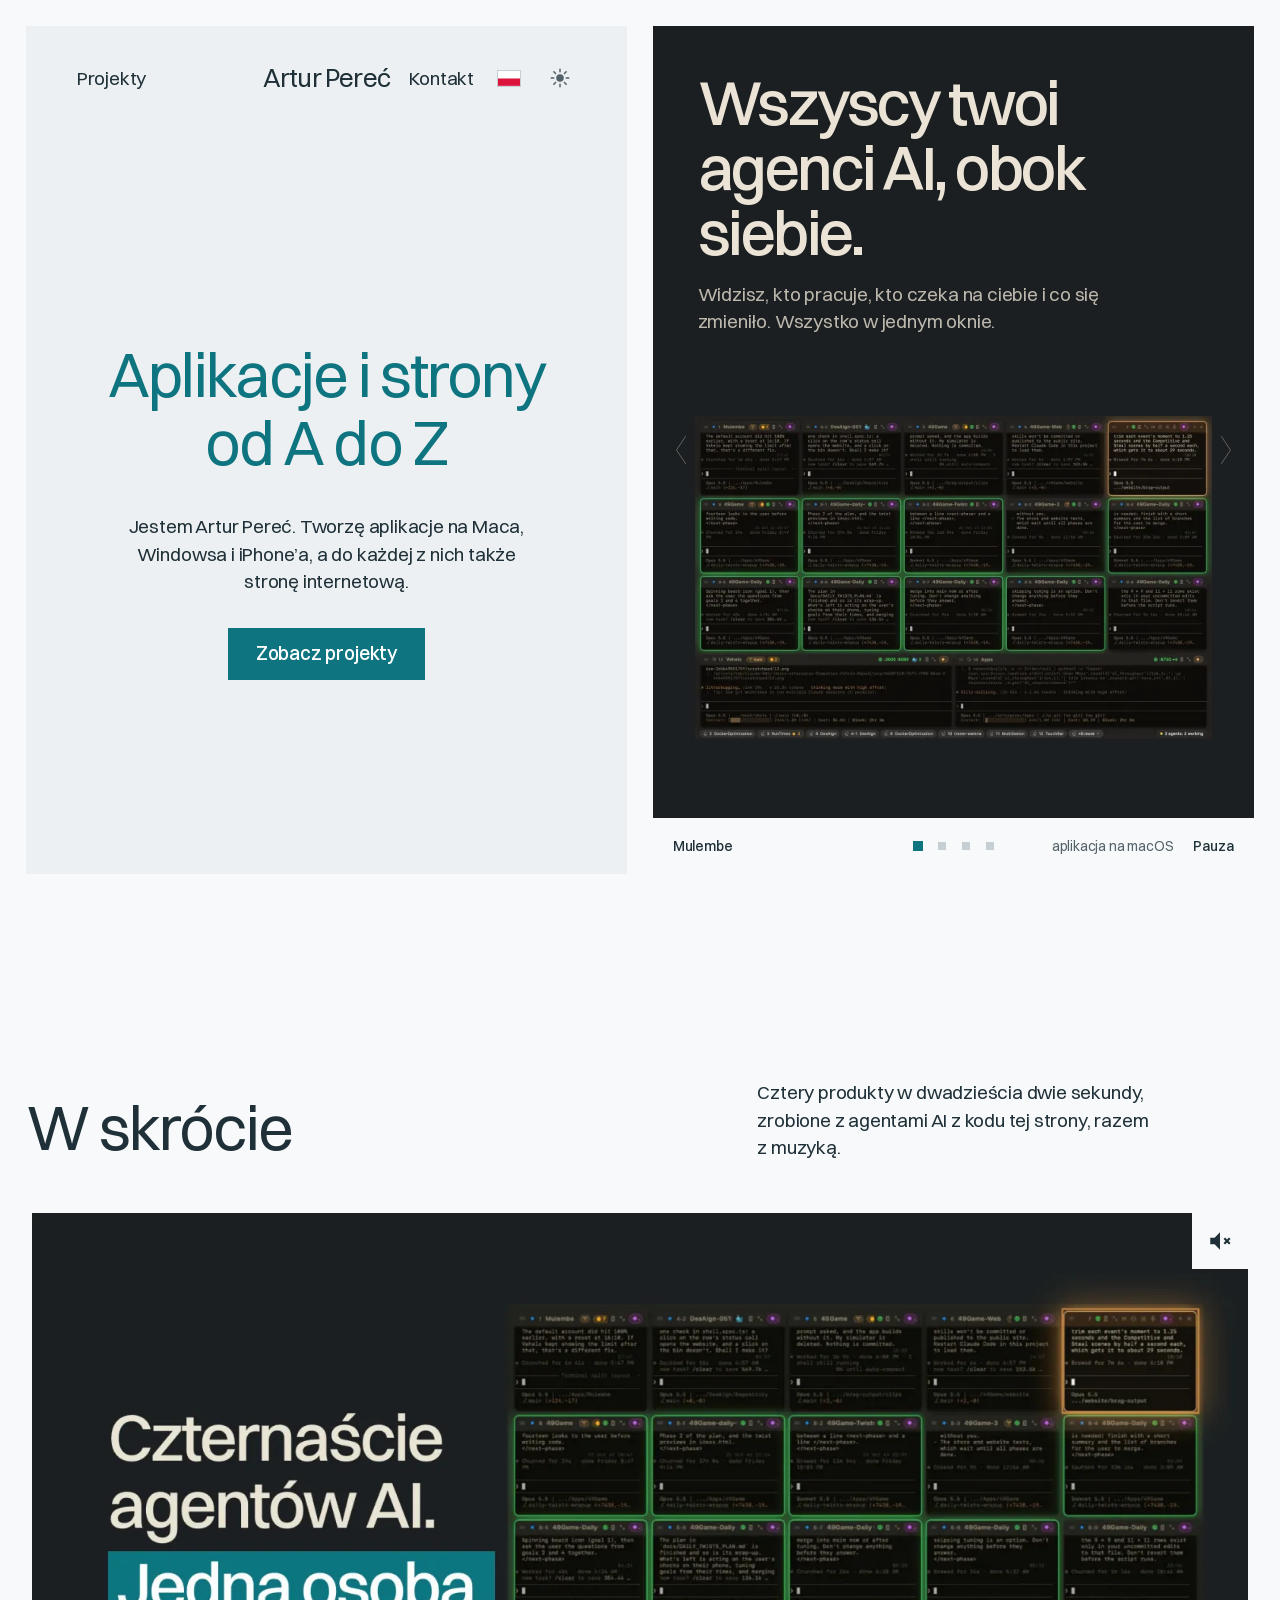
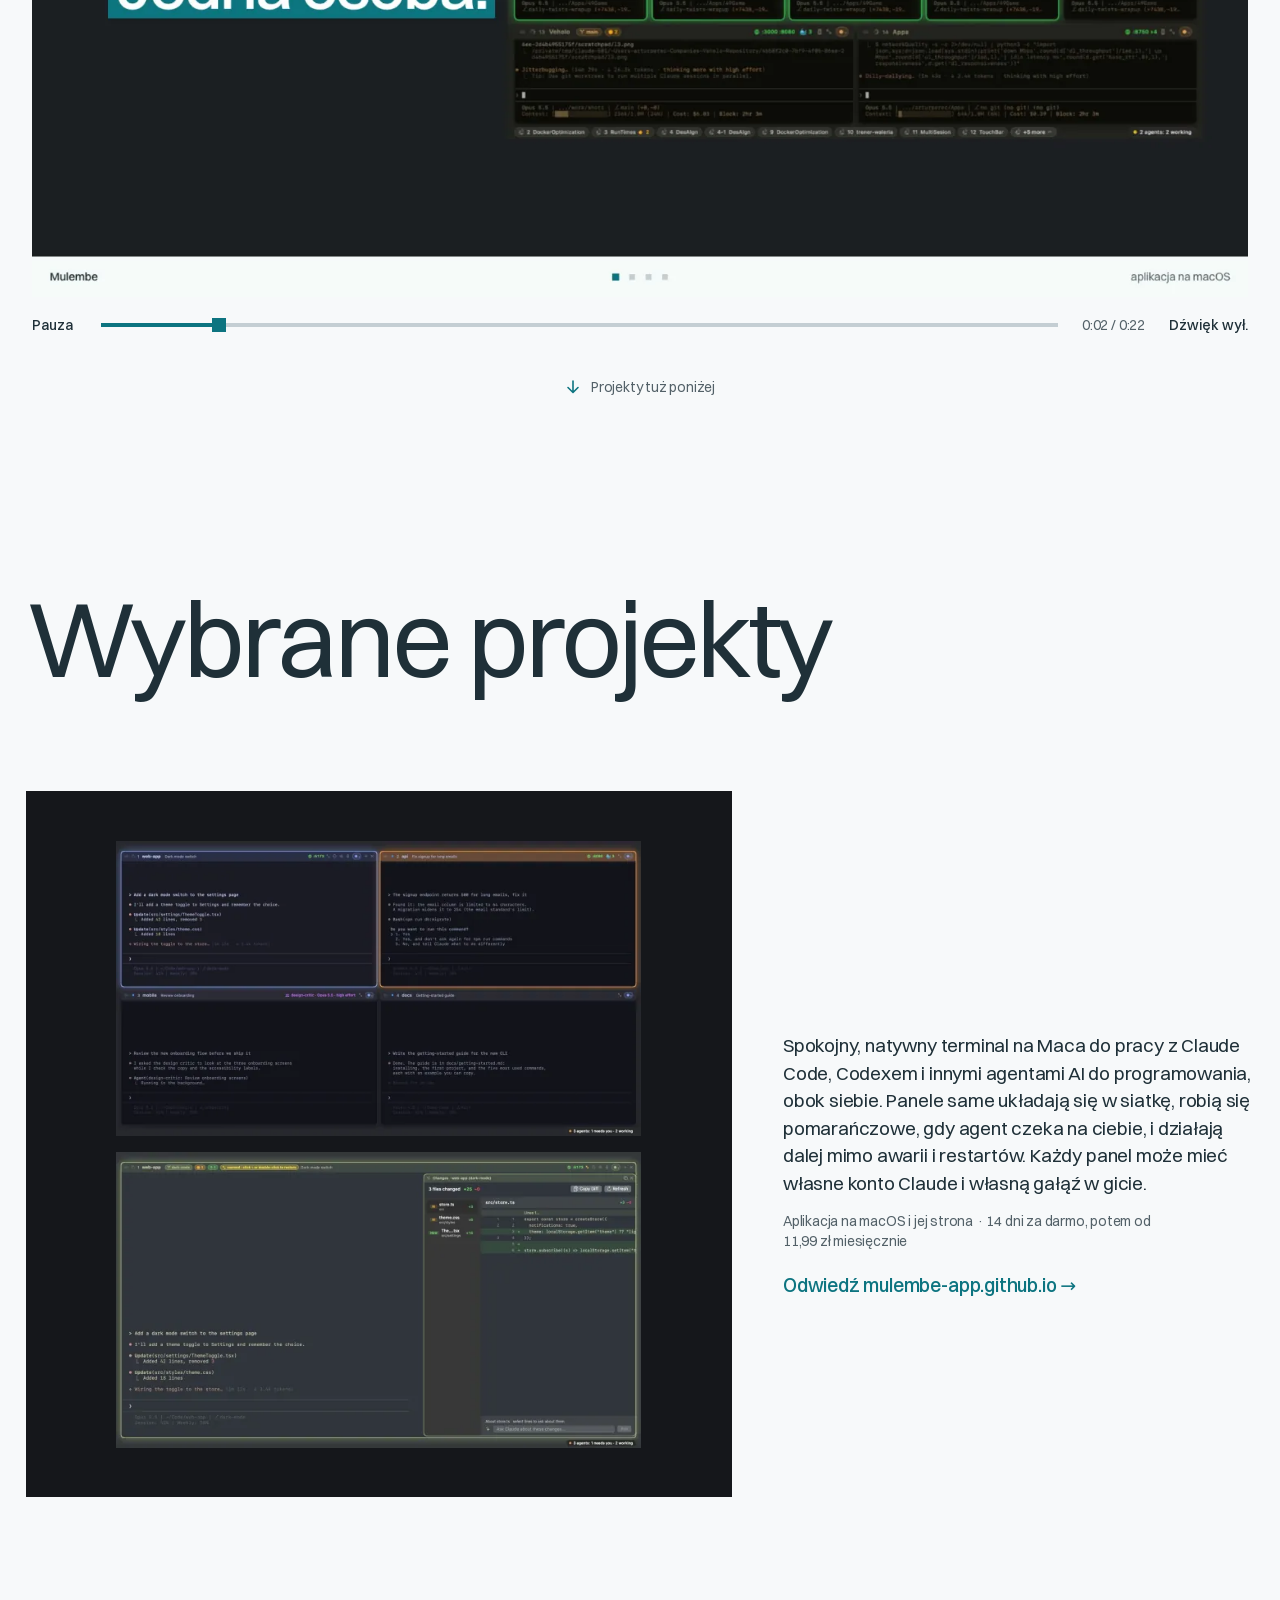
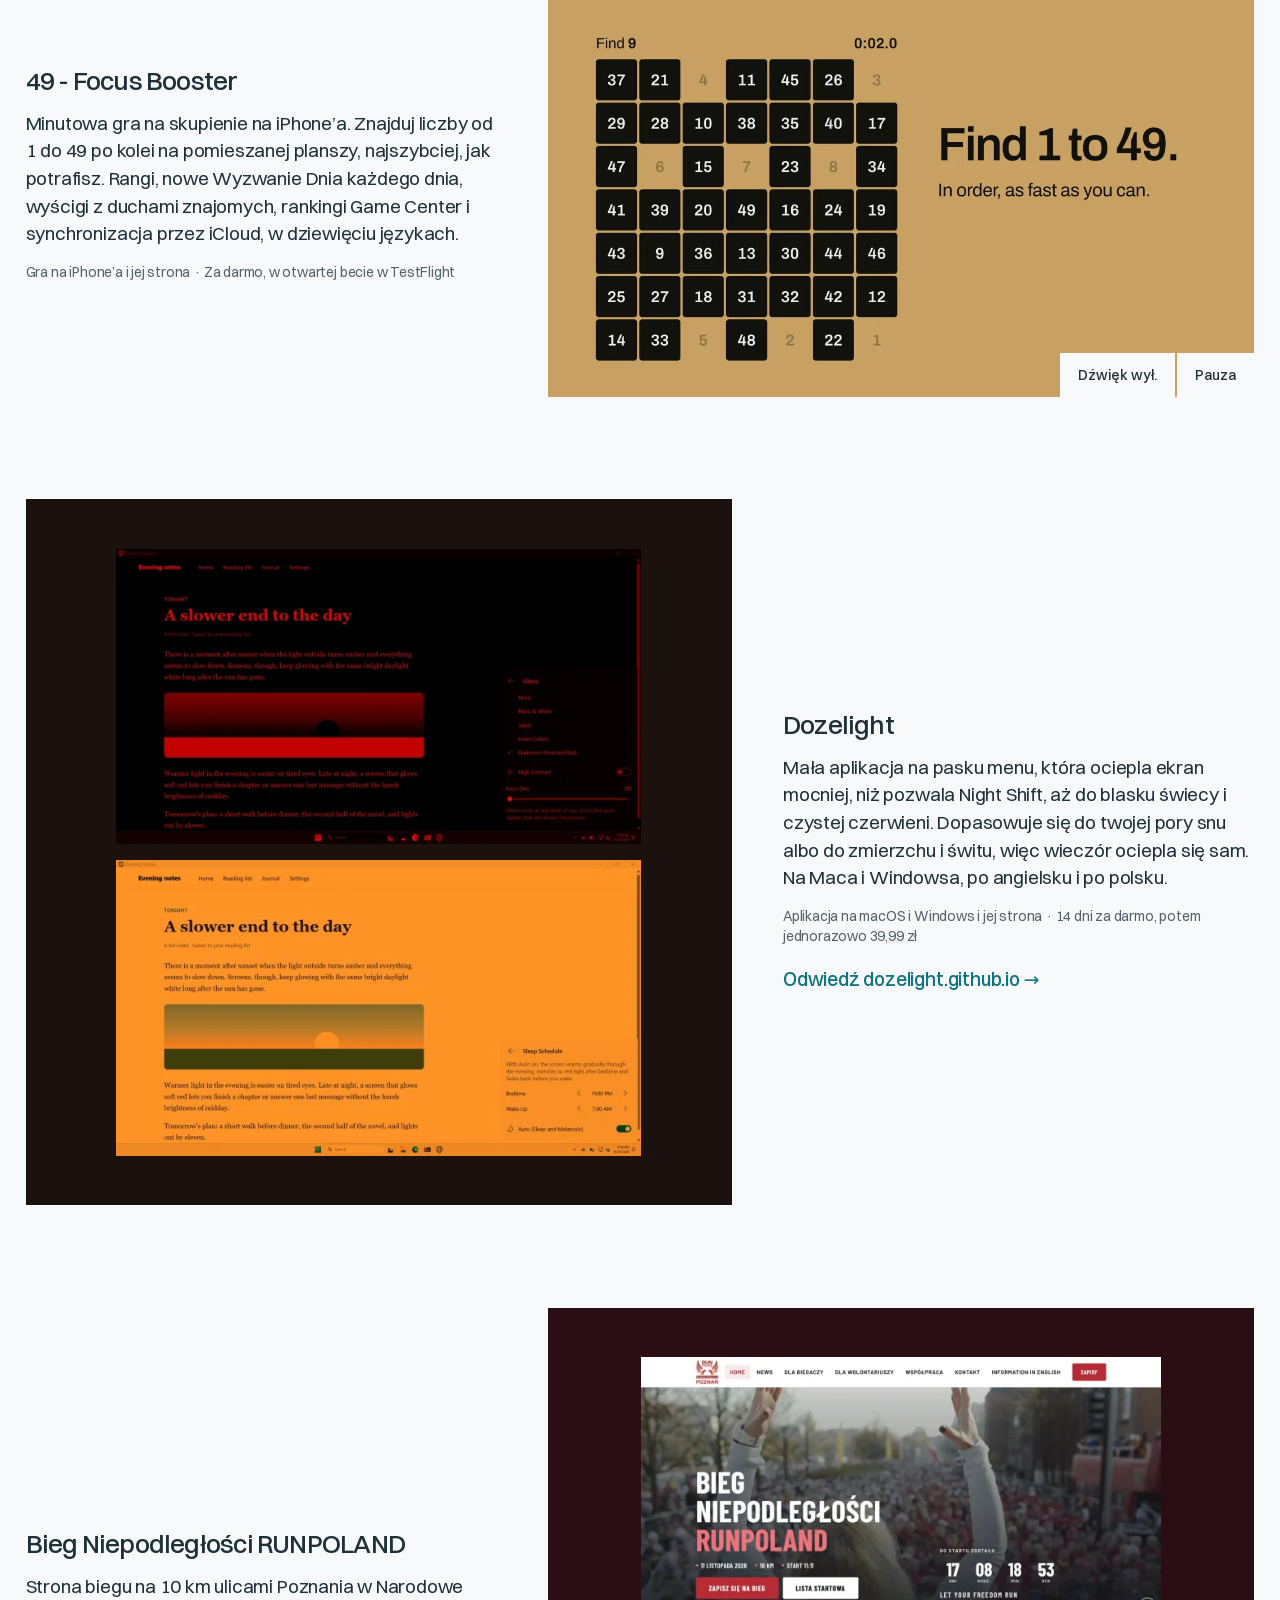
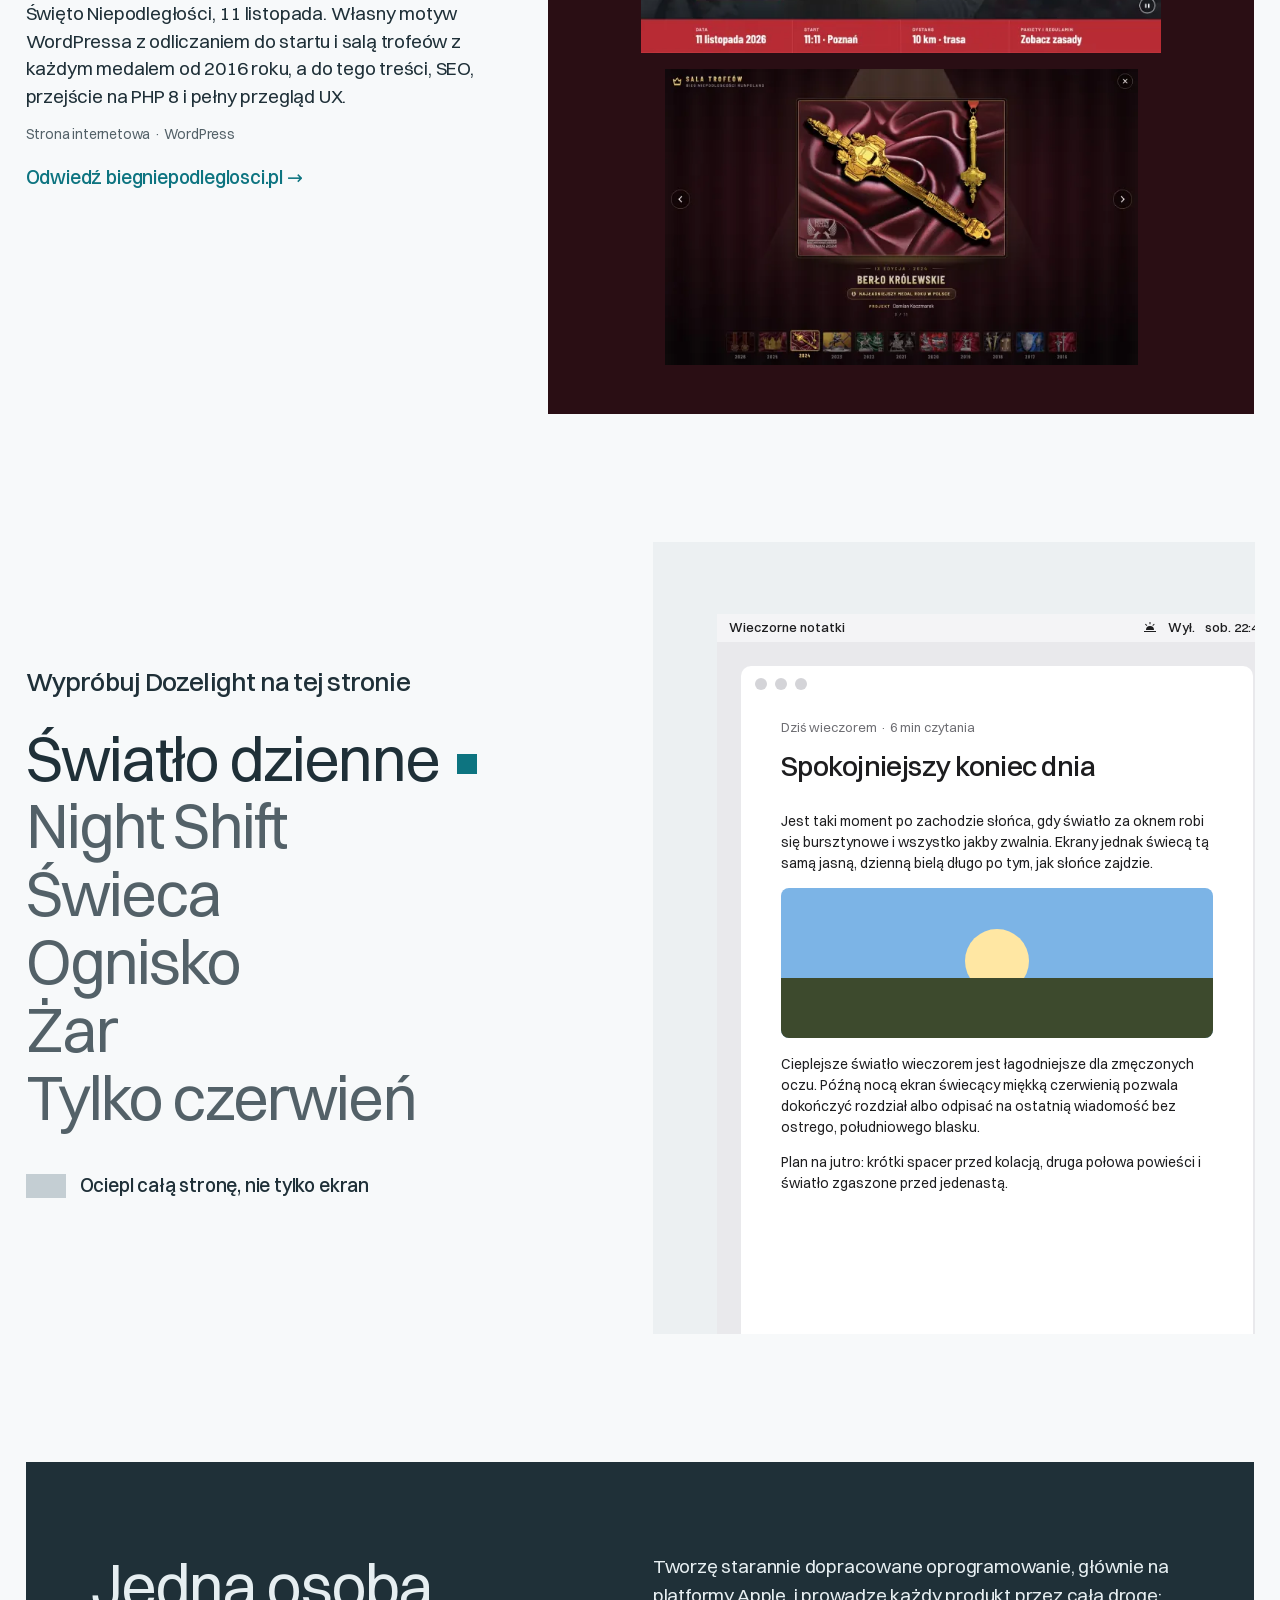
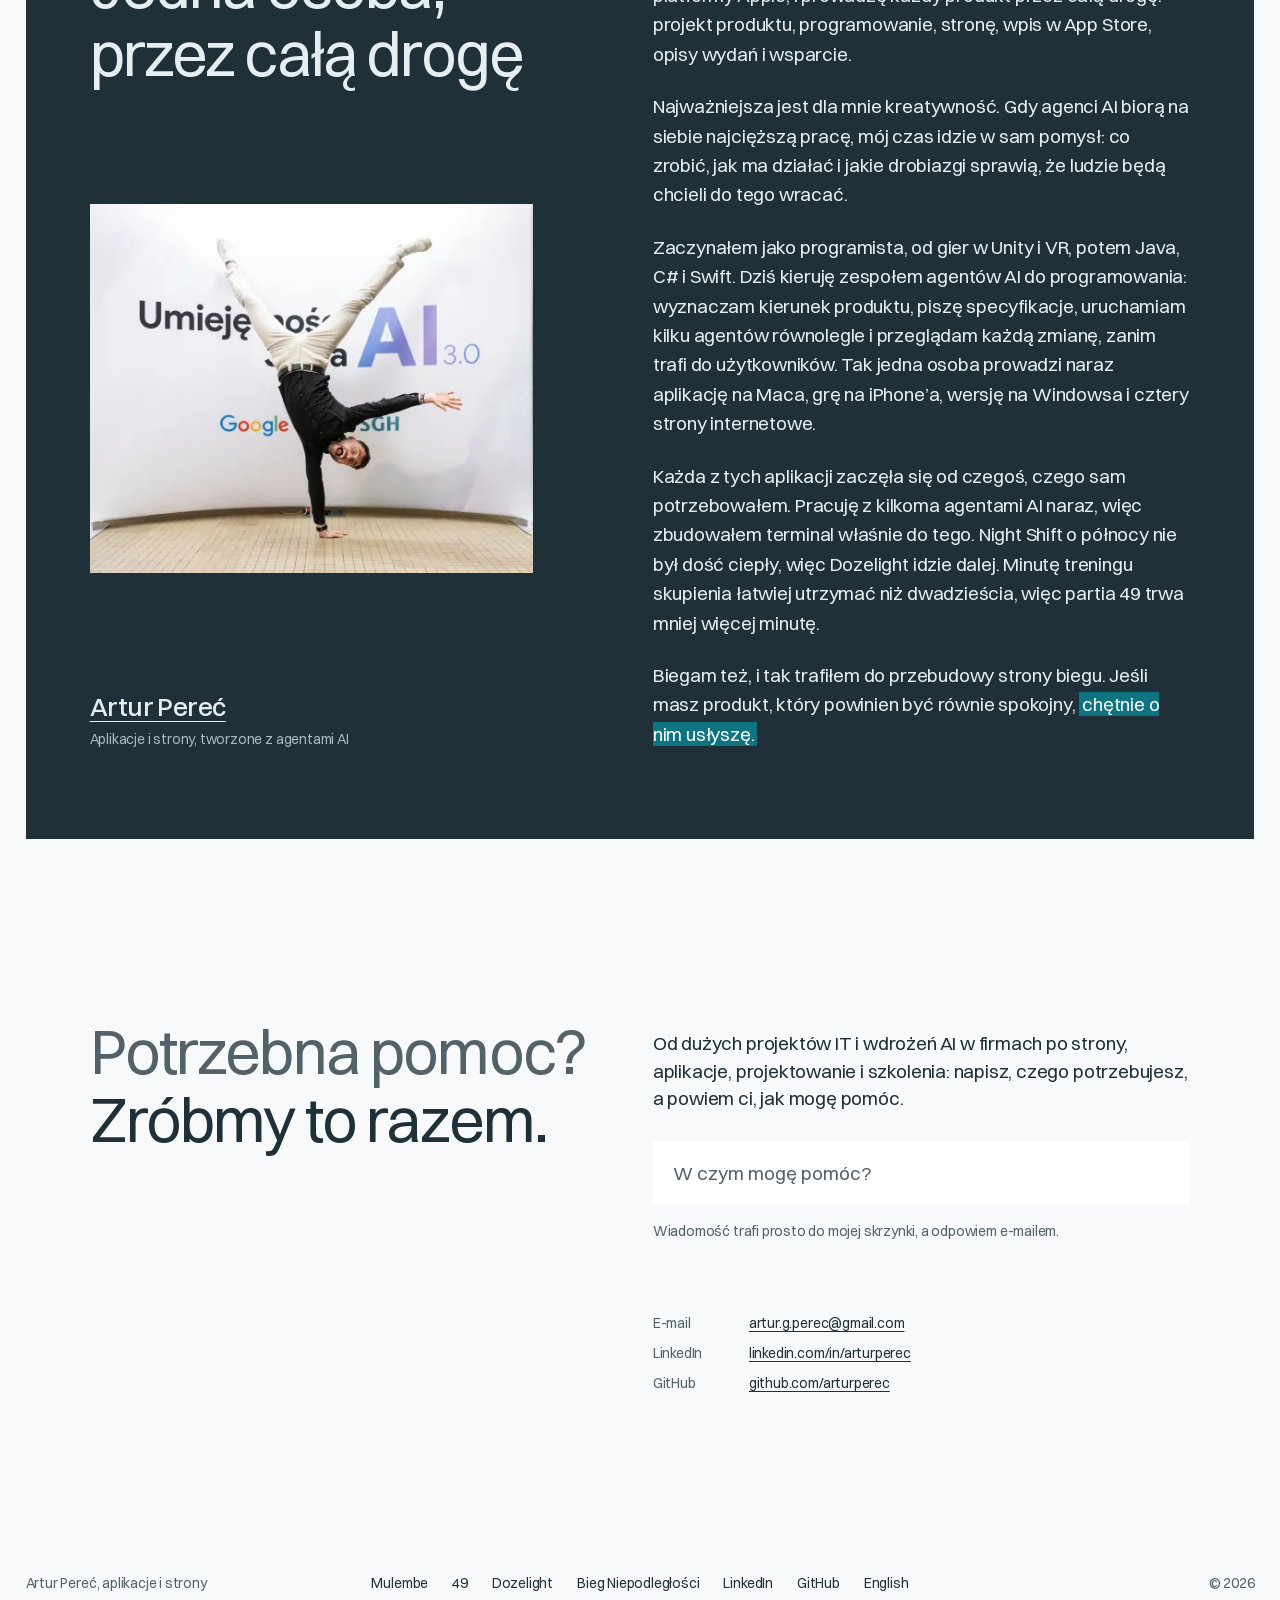
<file: pl/index.html>
<!doctype html>
<html lang="pl">
<head>
  <meta charset="utf-8">
  <meta name="viewport" content="width=device-width, initial-scale=1">
  <title>Artur Pereć · Aplikacje na Maca, iPhone’a, Windowsa i strony</title>
  <meta name="description" content="Artur Pereć tworzy aplikacje na Maca, Windowsa i iPhone’a oraz ich strony: Mulembe, 49 - Focus Booster, Dozelight i stronę Biegu Niepodległości RUNPOLAND.">
  <meta property="og:title" content="Artur Pereć · Aplikacje na Maca, iPhone’a, Windowsa i strony">
  <meta property="og:description" content="Mulembe, 49 - Focus Booster, Dozelight i Bieg Niepodległości RUNPOLAND.">
  <meta property="og:image" content="https://arturperec.github.io/assets/og-pl.jpg?v=4">
  <meta property="og:image:width" content="2400">
  <meta property="og:image:height" content="1260">
  <meta property="og:image:alt" content="Artur Pereć: aplikacje i strony od A do Z. Aplikacje na Maca, Windowsa i iPhone’a, a do każdej z nich strona internetowa, obok Mulembe, 49 - Focus Booster, Dozelight i strony Biegu Niepodległości">
  <meta property="og:url" content="https://arturperec.github.io/pl/">
  <meta property="og:site_name" content="Artur Pereć">
  <meta name="twitter:card" content="summary_large_image">
  <meta property="og:type" content="website">
  <meta property="og:locale" content="pl_PL">
  <meta property="og:locale:alternate" content="en_GB">
  <link rel="canonical" href="https://arturperec.github.io/pl/">
  <link rel="alternate" hreflang="en" href="https://arturperec.github.io/">
  <link rel="alternate" hreflang="pl" href="https://arturperec.github.io/pl/">
  <link rel="alternate" hreflang="x-default" href="https://arturperec.github.io/">
  <meta name="theme-color" content="#f7f9fa">
  <link rel="icon" href="/assets/favicon-192.png" type="image/png" sizes="192x192">
  <link rel="icon" href="/assets/favicon.svg" type="image/svg+xml">
  <link rel="apple-touch-icon" href="/assets/apple-touch-icon.png">
  <!-- The script flag, and the theme the visitor picked last time, set before the first paint -->
  <script>document.documentElement.classList.add('js'); try { const t = localStorage.getItem('theme'); if (t) document.documentElement.dataset.theme = t } catch {}</script>
  <!-- The first slide's picture is the largest thing on the first screen, so it starts loading with the stylesheet -->
  <link rel="preload" as="image" imagesrcset="../assets/img/mulembe-overview-480.webp 480w, ../assets/img/mulembe-overview-640.webp 640w, ../assets/img/mulembe-overview-800.webp 800w, ../assets/img/mulembe-overview-1200.webp 1200w, ../assets/img/mulembe-overview-1600.webp 1600w" imagesizes="(max-width: 899px) 82vw, 41vw" fetchpriority="high">
  <link rel="preload" href="../assets/fonts/switzer-400.woff2" as="font" type="font/woff2" crossorigin>
  <!-- Bump ?v= on each deploy, so no browser pairs a new page with an old cached stylesheet or script -->
  <link rel="stylesheet" href="../style.css?v=18">
  <!-- Who this is and what he made, for search engines and AI assistants: the person, the four products and the film -->
  <script type="application/ld+json">
  {
    "@context": "https://schema.org",
    "@graph": [
      {
        "@type": "WebSite",
        "@id": "https://arturperec.github.io/#website",
        "url": "https://arturperec.github.io/",
        "name": "Artur Pereć",
        "inLanguage": [
          "en",
          "pl"
        ],
        "publisher": {
          "@id": "https://arturperec.github.io/#person"
        }
      },
      {
        "@type": "ProfilePage",
        "@id": "https://arturperec.github.io/pl/#page",
        "url": "https://arturperec.github.io/pl/",
        "name": "Artur Pereć · Aplikacje na Maca, iPhone’a, Windowsa i strony",
        "description": "Artur Pereć tworzy aplikacje na Maca, Windowsa i iPhone’a oraz ich strony: Mulembe, 49 - Focus Booster, Dozelight i stronę Biegu Niepodległości RUNPOLAND.",
        "inLanguage": "pl",
        "isPartOf": {
          "@id": "https://arturperec.github.io/#website"
        },
        "mainEntity": {
          "@id": "https://arturperec.github.io/#person"
        },
        "about": {
          "@id": "https://arturperec.github.io/#person"
        },
        "dateModified": "2026-10-27T02:09:41+01:00",
        "primaryImageOfPage": {
          "@type": "ImageObject",
          "url": "https://arturperec.github.io/assets/og-pl.jpg?v=4",
          "width": 2400,
          "height": 1260
        }
      },
      {
        "@type": "Person",
        "@id": "https://arturperec.github.io/#person",
        "name": "Artur Pereć",
        "url": "https://arturperec.github.io/",
        "image": "https://arturperec.github.io/assets/img/artur-800.webp",
        "jobTitle": "Twórca aplikacji i stron internetowych",
        "description": "Jestem Artur Pereć. Tworzę aplikacje na Maca, Windowsa i iPhone’a, a do każdej z nich także stronę internetową.",
        "email": "mailto:artur.g.perec@gmail.com",
        "knowsLanguage": [
          "en",
          "pl"
        ],
        "sameAs": [
          "https://www.linkedin.com/in/arturperec/",
          "https://github.com/arturperec"
        ]
      },
      {
        "@type": "CreativeWork",
        "@id": "https://arturperec.github.io/#mulembe",
        "name": "Mulembe",
        "url": "https://mulembe-app.github.io/",
        "description": "Spokojny, natywny terminal na Maca do pracy z Claude Code, Codexem i innymi agentami AI do programowania, obok siebie. Panele same układają się w siatkę, robią się pomarańczowe, gdy agent czeka na ciebie, i działają dalej mimo awarii i restartów. Każdy panel może mieć własne konto Claude i własną gałąź w gicie.",
        "author": {
          "@id": "https://arturperec.github.io/#person"
        },
        "offers": {
          "@type": "Offer",
          "price": "11.99",
          "priceCurrency": "PLN",
          "priceSpecification": {
            "@type": "UnitPriceSpecification",
            "price": "11.99",
            "priceCurrency": "PLN",
            "billingDuration": "P1M",
            "unitCode": "MON"
          }
        },
        "additionalType": "https://schema.org/SoftwareApplication"
      },
      {
        "@type": "CreativeWork",
        "@id": "https://arturperec.github.io/#forty-nine",
        "name": "49 - Focus Booster",
        "url": "https://49game.github.io/",
        "description": "Minutowa gra na skupienie na iPhone’a. Znajduj liczby od 1 do 49 po kolei na pomieszanej planszy, najszybciej, jak potrafisz. Rangi, nowe Wyzwanie Dnia każdego dnia, wyścigi z duchami znajomych, rankingi Game Center i synchronizacja przez iCloud, w dziewięciu językach.",
        "author": {
          "@id": "https://arturperec.github.io/#person"
        },
        "offers": {
          "@type": "Offer",
          "price": "0",
          "priceCurrency": "USD"
        },
        "additionalType": "https://schema.org/MobileApplication"
      },
      {
        "@type": "CreativeWork",
        "@id": "https://arturperec.github.io/#dozelight",
        "name": "Dozelight",
        "url": "https://dozelight.github.io/",
        "description": "Mała aplikacja na pasku menu, która ociepla ekran mocniej, niż pozwala Night Shift, aż do blasku świecy i czystej czerwieni. Dopasowuje się do twojej pory snu albo do zmierzchu i świtu, więc wieczór ociepla się sam. Na Maca i Windowsa, po angielsku i po polsku.",
        "author": {
          "@id": "https://arturperec.github.io/#person"
        },
        "offers": {
          "@type": "Offer",
          "price": "39.99",
          "priceCurrency": "PLN"
        },
        "additionalType": "https://schema.org/SoftwareApplication"
      },
      {
        "@type": "CreativeWork",
        "@id": "https://arturperec.github.io/#bieg",
        "name": "Strona Biegu Niepodległości RUNPOLAND",
        "url": "https://biegniepodleglosci.pl/",
        "description": "Strona biegu na 10 km ulicami Poznania w Narodowe Święto Niepodległości, 11 listopada. Własny motyw WordPressa z odliczaniem do startu i salą trofeów z każdym medalem od 2016 roku, a do tego treści, SEO, przejście na PHP 8 i pełny przegląd UX.",
        "inLanguage": "pl",
        "additionalType": "https://schema.org/WebSite",
        "author": {
          "@id": "https://arturperec.github.io/#person"
        }
      },
      {
        "@type": "VideoObject",
        "@id": "https://arturperec.github.io/pl/#film",
        "name": "Artur Pereć: w skrócie",
        "description": "Cztery produkty w dwadzieścia dwie sekundy, zrobione z agentami AI z kodu tej strony, razem z muzyką.",
        "inLanguage": "pl",
        "thumbnailUrl": [
          "https://arturperec.github.io/assets/img/reel-pl-1600.webp"
        ],
        "contentUrl": "https://arturperec.github.io/assets/reel-pl.mp4",
        "uploadDate": "2026-10-25",
        "duration": "PT22S",
        "author": {
          "@id": "https://arturperec.github.io/#person"
        }
      }
    ]
  }
  </script>
</head>
<body>
  <!-- The flag of this page's language, for the language switch: drawn here because Windows shows no flag emoji -->
  <svg width="0" height="0" style="position: absolute" aria-hidden="true"><symbol id="flag" viewBox="0 0 24 16"><path d="M0 0h24v8H0z" fill="#fff"/><path d="M0 8h24v8H0z" fill="#dc143c"/></symbol></svg>
  <a class="skip" href="#work">Przejdź do projektów</a>
  <!-- Dozelight demo: the radios live at the top so :has() can tint the whole page from anywhere -->
  <div class="page-tint" aria-hidden="true"></div>

  <!-- The site bar slides in once the hero is behind; the name leads to About, as in the hero; phones get the projects in a menu -->
  <nav class="site-bar" aria-label="Projekty">
    <a class="site-bar-name" href="#about" translate="no">Artur Pereć</a>
    <ul class="site-bar-links">
      <li><a href="#mulembe">Mulembe</a></li>
      <li><a href="#forty-nine">49 - Focus Booster</a></li>
      <li><a href="#dozelight">Dozelight</a></li>
      <li><a href="#bieg">Bieg Niepodległości</a></li>
    </ul>
    <details class="site-bar-menu">
      <summary>Projekty <svg viewBox="0 0 16 16" aria-hidden="true"><path d="M3 6l5 5 5-5" fill="none" stroke="currentColor" stroke-width="1.6" stroke-linecap="round" stroke-linejoin="round"/></svg></summary>
      <ul>
        <li><a href="#mulembe">Mulembe</a></li>
        <li><a href="#forty-nine">49 - Focus Booster</a></li>
        <li><a href="#dozelight">Dozelight</a></li>
        <li><a href="#bieg">Bieg Niepodległości</a></li>
      </ul>
    </details>
    <span class="site-bar-end">
      <a class="lang-switch" href="../" hreflang="en" title="English"><svg class="flag" aria-hidden="true"><use href="#flag"/></svg><span class="sr-only">Polski, przełącz na angielski</span></a>
      <button class="theme-switch" type="button" aria-label="Ciemny motyw" aria-pressed="false" hidden><svg class="theme-moon" viewBox="0 0 24 24" aria-hidden="true"><path d="M20.5 14.6A8.5 8.5 0 0 1 9.4 3.5a8.5 8.5 0 1 0 11.1 11.1z"/></svg><svg class="theme-sun" viewBox="0 0 24 24" aria-hidden="true"><circle cx="12" cy="12" r="4.5"/><path d="M12 1.5v3M12 19.5v3M1.5 12h3M19.5 12h3M4.6 4.6l2.1 2.1M17.3 17.3l2.1 2.1M4.6 19.4l2.1-2.1M17.3 6.7l2.1-2.1" stroke="currentColor" stroke-width="1.8" stroke-linecap="round"/></svg></button>
      <a class="site-bar-contact" href="#contact">Kontakt</a>
    </span>
  </nav>

  <header class="hero">
    <div class="hero-sheet">
      <nav class="hero-nav" aria-label="Główna">
        <a href="#work">Projekty</a>
        <a class="wordmark" href="#about" translate="no">Artur Pereć</a>
        <span class="hero-nav-end">
          <a href="#contact">Kontakt</a>
          <a class="lang-switch" href="../" hreflang="en" title="English"><svg class="flag" aria-hidden="true"><use href="#flag"/></svg><span class="sr-only">Polski, przełącz na angielski</span></a>
          <button class="theme-switch" type="button" aria-label="Ciemny motyw" aria-pressed="false" hidden><svg class="theme-moon" viewBox="0 0 24 24" aria-hidden="true"><path d="M20.5 14.6A8.5 8.5 0 0 1 9.4 3.5a8.5 8.5 0 1 0 11.1 11.1z"/></svg><svg class="theme-sun" viewBox="0 0 24 24" aria-hidden="true"><circle cx="12" cy="12" r="4.5"/><path d="M12 1.5v3M12 19.5v3M1.5 12h3M19.5 12h3M4.6 4.6l2.1 2.1M17.3 17.3l2.1 2.1M4.6 19.4l2.1-2.1M17.3 6.7l2.1-2.1" stroke="currentColor" stroke-width="1.8" stroke-linecap="round"/></svg></button>
        </span>
      </nav>
      <div class="hero-copy">
        <h1>Aplikacje&nbsp;i&nbsp;strony od&nbsp;A&nbsp;do&nbsp;Z</h1>
        <p>Jestem Artur Pereć. Tworzę aplikacje na Maca, Windowsa i iPhone’a, a do każdej z nich także stronę&nbsp;internetową.</p>
        <a class="button" href="#film">Zobacz projekty</a>
      </div>
    </div>

    <figure class="hero-stage" aria-label="Moje produkty, jeden po drugim">
      <div class="slide is-active" data-target="mulembe" data-name="Mulembe" data-kind="aplikacja na macOS" style="--field: #1c1f22; --slide-ink: #ebe4d6">
        <div class="slide-copy">
          <p class="slide-line">Wszyscy twoi agenci AI, obok siebie.</p>
          <p class="slide-sub">Widzisz, kto pracuje, kto czeka na ciebie i co się zmieniło. Wszystko w jednym oknie.</p>
        </div>
        <div class="shots">
          <img src="../assets/img/mulembe-overview-1200.webp" srcset="../assets/img/mulembe-overview-480.webp 480w, ../assets/img/mulembe-overview-640.webp 640w, ../assets/img/mulembe-overview-800.webp 800w, ../assets/img/mulembe-overview-1200.webp 1200w, ../assets/img/mulembe-overview-1600.webp 1600w" sizes="(max-width: 899px) 82vw, 41vw" alt="Mulembe z czternastoma agentami naraz: zielone panele pracują, pomarańczowy czeka na odpowiedź" width="1600" height="1000" fetchpriority="high">
        </div>
      </div>
      <div class="slide" aria-hidden="true" data-target="forty-nine" data-name="49 - Focus Booster" data-kind="gra na iPhone’a" style="--field: #c8a062; --slide-ink: #15120d">
        <div class="slide-copy">
          <p class="slide-line">Znajdź od 1 do 49.</p>
          <p class="slide-sub">Po kolei, najszybciej, jak potrafisz. Minutowa gra na skupienie.</p>
        </div>
        <div class="shots">
          <img data-src="../assets/img/49-menu-dark-600.webp" data-srcset="../assets/img/49-menu-dark-300.webp 300w, ../assets/img/49-menu-dark-600.webp 600w" sizes="(max-width: 899px) 39vw, 19vw" class="phone" alt="Menu główne 49: Wyzwanie Dnia, style gry i trzy tryby z twoimi najlepszymi wynikami" width="600" height="1304">
          <img data-src="../assets/img/49-classic-dark-600.webp" data-srcset="../assets/img/49-classic-dark-300.webp 300w, ../assets/img/49-classic-dark-600.webp 600w" sizes="(max-width: 899px) 39vw, 19vw" class="phone" alt="49 w trakcie gry: znajdź 18 na pomieszanej planszy siedem na siedem" width="600" height="1169">
        </div>
      </div>
      <div class="slide" aria-hidden="true" data-target="dozelight" data-name="Dozelight" data-kind="aplikacja na macOS i Windows" style="--field: #1b1210; --slide-ink: #f3e3cf">
        <div class="slide-copy">
          <p class="slide-line">Cieplej niż Night Shift.</p>
          <p class="slide-sub">Aż do blasku świecy i czystej czerwieni, zgodnie z twoją porą snu.</p>
        </div>
        <div class="shots shots-stack">
          <img data-src="../assets/img/dozelight-candlelight-1200.webp" data-srcset="../assets/img/dozelight-candlelight-480.webp 480w, ../assets/img/dozelight-candlelight-640.webp 640w, ../assets/img/dozelight-candlelight-800.webp 800w, ../assets/img/dozelight-candlelight-1200.webp 1200w, ../assets/img/dozelight-candlelight-1600.webp 1600w" sizes="(max-width: 899px) 79vw, 33vw" alt="Strona do wieczornego czytania przy 2000K z otwartym menu Dozelight" width="1600" height="900">
          <img data-src="../assets/img/dozelight-red-1200.webp" data-srcset="../assets/img/dozelight-red-480.webp 480w, ../assets/img/dozelight-red-640.webp 640w, ../assets/img/dozelight-red-800.webp 800w, ../assets/img/dozelight-red-1200.webp 1200w, ../assets/img/dozelight-red-1600.webp 1600w" sizes="(max-width: 899px) 79vw, 33vw" alt="Ta sama strona w trybie Tylko czerwień, bez światła niebieskiego i zielonego" width="1600" height="900">
        </div>
      </div>
      <div class="slide" aria-hidden="true" data-target="bieg" data-name="Bieg Niepodległości" data-kind="strona internetowa" style="--field: #2a0e14; --slide-ink: #f4e6d8">
        <div class="slide-copy">
          <p class="slide-line">Let your freedom run.</p>
          <p class="slide-sub">10&nbsp;km ulicami Poznania w Święto Niepodległości.</p>
        </div>
        <div class="shots shots-stack">
          <img data-src="../assets/img/bieg-home-1200.webp" data-srcset="../assets/img/bieg-home-480.webp 480w, ../assets/img/bieg-home-640.webp 640w, ../assets/img/bieg-home-800.webp 800w, ../assets/img/bieg-home-1200.webp 1200w, ../assets/img/bieg-home-1600.webp 1600w" sizes="(max-width: 899px) 79vw, 33vw" alt="Strona główna Biegu Niepodległości: nazwa biegu, data, godzina startu i odliczanie nad linią startu" width="1600" height="908">
          <img data-src="../assets/img/bieg-trophy-room-1200.webp" data-srcset="../assets/img/bieg-trophy-room-480.webp 480w, ../assets/img/bieg-trophy-room-640.webp 640w, ../assets/img/bieg-trophy-room-800.webp 800w, ../assets/img/bieg-trophy-room-1200.webp 1200w, ../assets/img/bieg-trophy-room-1600.webp 1600w" sizes="(max-width: 899px) 79vw, 33vw" alt="Sala trofeów: medal z 2024 roku, złote berło królewskie, a pod nim medale z każdego roku" width="1600" height="1000">
        </div>
      </div>
      <button class="hero-side hero-side-prev" type="button" data-step="-1" aria-label="Poprzedni projekt">
        <svg viewBox="0 0 16 40" aria-hidden="true"><path d="M14 2 2 20l12 18"/></svg>
      </button>
      <button class="hero-side hero-side-next" type="button" data-step="1" aria-label="Następny projekt">
        <svg viewBox="0 0 16 40" aria-hidden="true"><path d="M2 2l12 18L2 38"/></svg>
      </button>
      <figcaption class="hero-bar">
        <a class="hero-bar-name" href="#mulembe">Mulembe</a>
        <span class="hero-dots">
          <button type="button" aria-label="Pokaż Mulembe" aria-current="true"></button>
          <button type="button" aria-label="Pokaż 49 - Focus Booster"></button>
          <button type="button" aria-label="Pokaż Dozelight"></button>
          <button type="button" aria-label="Pokaż Bieg Niepodległości"></button>
        </span>
        <span class="hero-bar-end">
          <span class="hero-bar-kind">aplikacja na macOS</span>
          <button class="hero-pause" type="button" aria-pressed="false">Pauza</button>
        </span>
      </figcaption>
    </figure>
  </header>

  <main>
    <section class="reel" id="reel" aria-labelledby="reel-title">
      <div class="reel-head">
        <h2 id="reel-title" data-rise>W skrócie</h2>
        <p data-rise>Cztery produkty w dwadzieścia dwie sekundy, zrobione z agentami AI z kodu tej strony, razem z muzyką.</p>
      </div>
      <div class="reel-player" id="film">
        <div class="reel-media" data-rise>
          <!-- Phones get the vertical cut; the script keeps the poster in step and plays it only while it is on screen -->
          <video data-poster="../assets/img/reel-pl-1600.webp" data-poster-phone="../assets/img/reel-pl-vertical-720.webp" width="1920" height="1080" muted loop playsinline preload="none" controls aria-label="22-sekundowy film o mojej pracy: Mulembe, 49 - Focus Booster, Dozelight i strona Biegu Niepodległości, zakończony kodem QR do formularza kontaktowego">
            <source src="../assets/reel-pl-vertical.mp4?v=2" type="video/mp4" media="(max-width: 899px)">
            <source src="../assets/reel-pl.mp4?v=2" type="video/mp4">
          </video>
          <button class="reel-speaker" type="button" aria-label="Dźwięk" aria-pressed="false" hidden>
            <svg class="speaker-off" viewBox="0 0 24 24" aria-hidden="true"><path d="M3 9v6h4l5 5V4L7 9H3z"/><path d="M16 9.5l5 5m0-5-5 5" fill="none" stroke="currentColor" stroke-width="2"/></svg>
            <svg class="speaker-on" viewBox="0 0 24 24" aria-hidden="true"><path d="M3 9v6h4l5 5V4L7 9H3z"/><path d="M15.5 8.5a5 5 0 0 1 0 7M18 6a8.5 8.5 0 0 1 0 12" fill="none" stroke="currentColor" stroke-width="2"/></svg>
          </button>
        </div>
        <!-- The media bar: play and pause, the seek bar, the time and the sound -->
        <div class="reel-bar" data-rise hidden>
          <button class="reel-pause" type="button" aria-pressed="false">Pauza</button>
          <div class="reel-seek">
            <div class="reel-track"><div class="reel-fill"></div></div>
            <input class="reel-range" type="range" min="0" max="22" step="any" value="0" aria-label="Miejsce w filmie" aria-valuetext="0:00 z 0:22">
          </div>
          <span class="reel-time"><span class="reel-now">0:00</span> / <span class="reel-total">0:22</span></span>
          <button class="reel-sound" type="button" aria-pressed="false">Dźwięk wył.</button>
        </div>
        <!-- Says there is more below, as under the 49 site's film -->
        <a class="reel-next" href="#work"><svg viewBox="0 0 16 16" width="16" height="16" aria-hidden="true"><path d="M8 2v11M3 8.5 8 13.5l5-5" fill="none" stroke="currentColor" stroke-width="1.6" stroke-linecap="round" stroke-linejoin="round"/></svg><span>Projekty tuż poniżej</span></a>
      </div>
    </section>

    <section class="work" id="work" aria-labelledby="work-title">
      <h2 class="work-title" id="work-title" data-rise>Wybrane projekty</h2>

      <article class="project" id="mulembe">
        <div class="project-media" style="--field: #15171b" data-rise>
          <div class="shots shots-stack">
            <img src="../assets/img/mulembe-midnight-1200.webp" srcset="../assets/img/mulembe-midnight-480.webp 480w, ../assets/img/mulembe-midnight-640.webp 640w, ../assets/img/mulembe-midnight-800.webp 800w, ../assets/img/mulembe-midnight-1200.webp 1200w, ../assets/img/mulembe-midnight-1600.webp 1600w" sizes="(max-width: 899px) 71vw, 42vw" alt="Siatka Mulembe z czterema panelami, w każdym jeden agent, i pomarańczowy panel czekający na odpowiedź" width="1600" height="900" loading="lazy">
            <img src="../assets/img/mulembe-git-1200.webp" srcset="../assets/img/mulembe-git-480.webp 480w, ../assets/img/mulembe-git-640.webp 640w, ../assets/img/mulembe-git-800.webp 800w, ../assets/img/mulembe-git-1200.webp 1200w, ../assets/img/mulembe-git-1600.webp 1600w" sizes="(max-width: 899px) 71vw, 42vw" alt="Panel na własnej gałęzi gita, z listą zmienionych plików i różnicami obok" width="1600" height="900" loading="lazy">
          </div>
        </div>
        <div class="project-text">
          <h3 data-rise>Mulembe</h3>
          <p data-rise>Spokojny, natywny terminal na Maca do pracy z Claude Code, Codexem i innymi agentami AI do programowania, obok siebie. Panele same układają się w siatkę, robią się pomarańczowe, gdy agent czeka na ciebie, i działają dalej mimo awarii i restartów. Każdy panel może mieć własne konto Claude i własną gałąź w gicie.</p>
          <p class="facts" data-rise>Aplikacja na macOS i jej strona · 14 dni za darmo, potem od 11,99&nbsp;zł miesięcznie</p>
          <a class="visit" href="https://mulembe-app.github.io" data-rise>Odwiedź mulembe-app.github.io</a>
        </div>
      </article>

      <article class="project" id="forty-nine">
        <div class="project-media project-video" style="--field: #c8a062" data-rise>
          <video data-poster="../assets/img/49-promo-1280.webp" data-poster-phone="../assets/img/49-promo-mobile-720.webp" width="1280" height="720" muted loop playsinline preload="none" aria-label="Film premierowy 49: znajdź od 1 do 49, punkty i combo, wyścigi ze znajomymi, Wyzwanie Dnia i specjalne dni">
            <source src="../assets/49-promo-mobile.mp4" type="video/mp4" media="(max-width: 899px)">
            <source src="../assets/49-promo.mp4" type="video/mp4">
          </video>
          <div class="video-controls">
            <button class="video-sound" type="button" aria-pressed="false">Dźwięk wył.</button>
            <button class="video-toggle" type="button" aria-pressed="false">Pauza</button>
          </div>
        </div>
        <div class="project-text">
          <h3 data-rise>49 - Focus Booster</h3>
          <p data-rise>Minutowa gra na skupienie na iPhone’a. Znajduj liczby od 1 do 49 po kolei na pomieszanej planszy, najszybciej, jak potrafisz. Rangi, nowe Wyzwanie Dnia każdego dnia, wyścigi z duchami znajomych, rankingi Game Center i synchronizacja przez iCloud, w dziewięciu językach.</p>
          <p class="facts" data-rise>Gra na iPhone’a i jej strona · Za darmo, w otwartej becie w TestFlight</p>
          <a class="visit" href="https://49game.github.io" data-rise>Odwiedź 49game.github.io</a>
        </div>
      </article>

      <article class="project" id="dozelight">
        <div class="project-media" style="--field: #1b1210" data-rise>
          <div class="shots shots-stack">
            <img src="../assets/img/dozelight-darkroom-1200.webp" srcset="../assets/img/dozelight-darkroom-480.webp 480w, ../assets/img/dozelight-darkroom-640.webp 640w, ../assets/img/dozelight-darkroom-800.webp 800w, ../assets/img/dozelight-darkroom-1200.webp 1200w, ../assets/img/dozelight-darkroom-1600.webp 1600w" sizes="(max-width: 899px) 71vw, 42vw" alt="Ciemnia: strona robi się czarna z czerwonym tekstem, z otwartym menu filtrów Dozelight" width="1600" height="900" loading="lazy">
            <img src="../assets/img/dozelight-schedule-1200.webp" srcset="../assets/img/dozelight-schedule-480.webp 480w, ../assets/img/dozelight-schedule-640.webp 640w, ../assets/img/dozelight-schedule-800.webp 800w, ../assets/img/dozelight-schedule-1200.webp 1200w, ../assets/img/dozelight-schedule-1600.webp 1600w" sizes="(max-width: 899px) 71vw, 42vw" alt="Harmonogram snu w Dozelight: pora snu 23:00, pobudka 7:00, tryb Auto włączony" width="1600" height="900" loading="lazy">
          </div>
        </div>
        <div class="project-text">
          <h3 data-rise>Dozelight</h3>
          <p data-rise>Mała aplikacja na pasku menu, która ociepla ekran mocniej, niż pozwala Night Shift, aż do blasku świecy i czystej czerwieni. Dopasowuje się do twojej pory snu albo do zmierzchu i świtu, więc wieczór ociepla się sam. Na Maca i Windowsa, po angielsku i po polsku.</p>
          <p class="facts" data-rise>Aplikacja na macOS i Windows i jej strona · 14 dni za darmo, potem jednorazowo 39,99&nbsp;zł</p>
          <a class="visit" href="https://dozelight.github.io" data-rise>Odwiedź dozelight.github.io</a>
        </div>
      </article>

      <article class="project" id="bieg">
        <div class="project-media" style="--field: #2a0e14" data-rise>
          <div class="shots shots-stack">
            <img src="../assets/img/bieg-home-1200.webp" srcset="../assets/img/bieg-home-480.webp 480w, ../assets/img/bieg-home-640.webp 640w, ../assets/img/bieg-home-800.webp 800w, ../assets/img/bieg-home-1200.webp 1200w, ../assets/img/bieg-home-1600.webp 1600w" sizes="(max-width: 899px) 71vw, 42vw" alt="Strona główna Biegu Niepodległości: nazwa biegu, data, godzina startu i odliczanie nad linią startu" width="1600" height="908" loading="lazy">
            <img src="../assets/img/bieg-trophy-room-1200.webp" srcset="../assets/img/bieg-trophy-room-480.webp 480w, ../assets/img/bieg-trophy-room-640.webp 640w, ../assets/img/bieg-trophy-room-800.webp 800w, ../assets/img/bieg-trophy-room-1200.webp 1200w, ../assets/img/bieg-trophy-room-1600.webp 1600w" sizes="(max-width: 899px) 71vw, 42vw" alt="Sala trofeów: medal z 2024 roku, złote berło królewskie, a pod nim medale z każdego roku" width="1600" height="1000" loading="lazy">
          </div>
        </div>
        <div class="project-text">
          <h3 data-rise>Bieg Niepodległości RUNPOLAND</h3>
          <p data-rise>Strona biegu na 10&nbsp;km ulicami Poznania w Narodowe Święto Niepodległości, 11&nbsp;listopada. Własny motyw WordPressa z odliczaniem do startu i salą trofeów z każdym medalem od 2016 roku, a do tego treści, SEO, przejście na PHP&nbsp;8 i pełny przegląd UX.</p>
          <p class="facts" data-rise>Strona internetowa · WordPress</p>
          <a class="visit" href="https://biegniepodleglosci.pl" data-rise>Odwiedź biegniepodleglosci.pl</a>
        </div>
      </article>
    </section>

    <section class="demo" id="try" aria-labelledby="demo-title">
      <div class="demo-controls">
        <h2 id="demo-title" data-rise>Wypróbuj Dozelight na tej&nbsp;stronie</h2>
        <fieldset class="temps" data-rise>
          <legend class="sr-only">Kolor ekranu</legend>
          <label><input type="radio" name="temp" value="6500" checked><span>Światło dzienne</span></label>
          <label><input type="radio" name="temp" value="2700"><span>Night Shift</span></label>
          <label><input type="radio" name="temp" value="2000"><span>Świeca</span></label>
          <label><input type="radio" name="temp" value="1600"><span>Ognisko</span></label>
          <label><input type="radio" name="temp" value="1200"><span>Żar</span></label>
          <label><input type="radio" name="temp" value="red"><span>Tylko czerwień</span></label>
        </fieldset>
        <label class="whole-page" data-rise>
          <input type="checkbox" id="warm-page">
          <span>Ociepl całą stronę, nie tylko ekran</span>
        </label>
      </div>

      <div class="demo-stage" data-rise>
        <div class="mac" data-ui>
          <div class="mac-menubar">
            <span class="mac-app">Wieczorne notatki</span>
            <span class="mac-status">
              <svg class="mac-sun" viewBox="0 0 24 24" aria-hidden="true"><path d="M12 9a6 6 0 0 0-6 6h12a6 6 0 0 0-6-6Zm-9 7.5h18v1.5H3zM11.25 3h1.5v3.5h-1.5zM4.4 6.5l1.06-1.06 2.47 2.47-1.06 1.06zm11.13 1.41 2.47-2.47 1.06 1.06-2.47 2.47z"/></svg>
              <span class="mac-kelvin"></span>
              <span>sob. 22:41</span>
            </span>
          </div>
          <div class="mac-window">
            <div class="mac-titlebar"><i></i><i></i><i></i></div>
            <div class="mac-doc">
              <p class="mac-meta">Dziś wieczorem · 6 min czytania</p>
              <p class="mac-title">Spokojniejszy koniec dnia</p>
              <p>Jest taki moment po zachodzie słońca, gdy światło za oknem robi się bursztynowe i wszystko jakby zwalnia. Ekrany jednak świecą tą samą jasną, dzienną bielą długo po tym, jak słońce zajdzie.</p>
              <div class="mac-sunset"><span></span></div>
              <p>Cieplejsze światło wieczorem jest łagodniejsze dla zmęczonych oczu. Późną nocą ekran świecący miękką czerwienią pozwala dokończyć rozdział albo odpisać na ostatnią wiadomość bez ostrego, południowego blasku.</p>
              <p>Plan na jutro: krótki spacer przed kolacją, druga połowa powieści i światło zgaszone przed jedenastą.</p>
            </div>
          </div>
        </div>
      </div>
    </section>

    <section class="letter" id="about" aria-labelledby="about-title">
      <div class="letter-head">
        <h2 id="about-title" data-rise>Jedna osoba, przez całą&nbsp;drogę</h2>
        <img class="portrait" src="../assets/img/artur-800.webp" srcset="../assets/img/artur-480.webp 480w, ../assets/img/artur-640.webp 640w, ../assets/img/artur-800.webp 800w, ../assets/img/artur-1400.webp 1400w" sizes="(max-width: 899px) 86vw, 36vw" alt="Artur robi stanie na jednej ręce przed ścianką Umiejętności Jutra AI 3.0" width="1400" height="1165" loading="lazy" data-rise>
        <p class="sign" data-rise><span><a href="https://www.linkedin.com/in/arturperec/" rel="me" aria-label="Artur Pereć na LinkedIn" translate="no">Artur Pereć</a></span><span>Aplikacje i strony, tworzone z agentami AI</span></p>
      </div>
      <div class="letter-body">
        <p data-rise>Tworzę starannie dopracowane oprogramowanie, głównie na platformy Apple, i prowadzę każdy produkt przez całą drogę: projekt produktu, programowanie, stronę, wpis w App Store, opisy wydań i wsparcie.</p>
        <p data-rise>Najważniejsza jest dla mnie kreatywność. Gdy agenci AI biorą na siebie najcięższą pracę, mój czas idzie w sam pomysł: co zrobić, jak ma działać i jakie drobiazgi sprawią, że ludzie będą chcieli do tego wracać.</p>
        <p data-rise>Zaczynałem jako programista, od gier w Unity i VR, potem Java, C# i Swift. Dziś kieruję zespołem agentów AI do programowania: wyznaczam kierunek produktu, piszę specyfikacje, uruchamiam kilku agentów równolegle i przeglądam każdą zmianę, zanim trafi do użytkowników. Tak jedna osoba prowadzi naraz aplikację na Maca, grę na iPhone’a, wersję na Windowsa i cztery strony internetowe.</p>
        <p data-rise>Każda z tych aplikacji zaczęła się od czegoś, czego sam potrzebowałem. Pracuję z kilkoma agentami AI naraz, więc zbudowałem terminal właśnie do tego. Night Shift o północy nie był dość ciepły, więc Dozelight idzie dalej. Minutę treningu skupienia łatwiej utrzymać niż dwadzieścia, więc partia 49 trwa mniej więcej minutę.</p>
        <p data-rise>Biegam też, i tak trafiłem do przebudowy strony biegu. Jeśli masz produkt, który powinien być równie spokojny, <mark>chętnie o nim usłyszę.</mark></p>
      </div>
    </section>

    <section class="contact" id="contact" aria-labelledby="contact-title">
      <h2 id="contact-title" data-rise><span>Potrzebna pomoc?</span> Zróbmy to&nbsp;razem.</h2>
      <div class="contact-body">
        <p class="contact-lead" data-rise>Od dużych projektów IT i wdrożeń AI w firmach po strony, aplikacje, projektowanie i szkolenia: napisz, czego potrzebujesz, a powiem ci, jak mogę pomóc.</p>
        <!-- Web3Forms sends each message to my inbox; the access key is public by design -->
        <form class="ask" action="https://api.web3forms.com/submit" method="post" data-rise>
          <input type="hidden" name="access_key" value="5b1bb2b0-cb52-4527-9e7e-5e2f059576c8">
          <input type="hidden" name="subject" value="Zapytanie z portfolio (strona po polsku)">
          <input type="hidden" name="from_name" value="Portfolio">
          <input type="checkbox" name="botcheck" tabindex="-1" autocomplete="off" hidden>
          <!-- The email row opens once there is a message; without the script both rows show -->
          <div class="ask-row">
            <label class="sr-only" for="ask-text">W czym mogę pomóc?</label>
            <input id="ask-text" name="message" type="text" placeholder="W czym mogę pomóc?" autocomplete="off" required aria-describedby="ask-note">
            <button class="ask-next" type="button" aria-label="Dodaj swój e-mail" aria-controls="ask-email-row" aria-expanded="false">
              <svg viewBox="0 0 24 24" aria-hidden="true"><path d="M11 4v12.2l-4.6-4.6L5 13l7 7 7-7-1.4-1.4-4.6 4.6V4z"/></svg>
            </button>
          </div>
          <div class="ask-row ask-email" id="ask-email-row">
            <label class="sr-only" for="ask-email">Twój e-mail</label>
            <input id="ask-email" name="email" type="email" placeholder="Twój e-mail, żebym mógł odpisać" autocomplete="email" required aria-describedby="ask-note">
            <button class="ask-send" type="submit" aria-label="Wyślij wiadomość">
              <svg viewBox="0 0 24 24" aria-hidden="true"><path d="M4 11h12.2l-4.6-4.6L13 5l7 7-7 7-1.4-1.4 4.6-4.6H4z"/></svg>
            </button>
          </div>
        </form>
        <p class="ask-note" id="ask-note" role="status" data-rise>Wiadomość trafi prosto do mojej skrzynki, a odpowiem e-mailem.</p>
        <dl class="contact-rows" data-rise>
          <div><dt>E-mail</dt><dd><a href="mailto:artur.g.perec@gmail.com">artur.g.perec@gmail.com</a></dd></div>
          <div><dt>LinkedIn</dt><dd><a href="https://www.linkedin.com/in/arturperec/">linkedin.com/in/arturperec</a></dd></div>
          <div><dt>GitHub</dt><dd><a href="https://github.com/arturperec">github.com/arturperec</a></dd></div>
        </dl>
      </div>
    </section>
  </main>

  <footer class="footer">
    <p>Artur Pereć, aplikacje i strony</p>
    <nav aria-label="Projekty">
      <a href="https://mulembe-app.github.io">Mulembe</a>
      <a href="https://49game.github.io">49</a>
      <a href="https://dozelight.github.io">Dozelight</a>
      <a href="https://biegniepodleglosci.pl">Bieg Niepodległości</a>
      <a href="https://www.linkedin.com/in/arturperec/">LinkedIn</a>
      <a href="https://github.com/arturperec">GitHub</a>
      <a href="../" hreflang="en" lang="en">English</a>
    </nav>
    <p>© 2026</p>
  </footer>

  <button class="back-top" type="button" hidden>
    <svg viewBox="0 0 24 24" aria-hidden="true"><path d="M11 20V7.8l-4.6 4.6L5 11l7-7 7 7-1.4 1.4L13 7.8V20z"/></svg>
    Wróć na górę
  </button>

  <script src="../script.js?v=18" defer></script>
</body>
</html>
</file>
<file: style.css>
/* Direction: the split stage · type: Switzer · colour: frost and slate */

:root {
  --bg: #f7f9fa;
  --surface: #ecf0f2;
  --ink: #1f3038;
  --muted: #536168;
  --accent: #0d7480;
  --accent-ink: #ffffff;
  --accent-hover: #0a5f69;
  --field-light: #ffffff;
  --line: #c4ced3;
  color-scheme: light;

  --step-small: clamp(0.8125rem, 0.79rem + 0.1vw, 0.875rem);
  --step-body: clamp(1.0625rem, 1rem + 0.25vw, 1.1875rem);
  --step-lead: clamp(1.25rem, 1.1rem + 0.7vw, 1.625rem);
  --step-head: clamp(2rem, 1.3rem + 3.2vw, 4rem);
  --step-display: clamp(3.5rem, 1.5rem + 6.4vw, 7rem);

  --m: clamp(1rem, 2vw, 1.75rem);
  --ease: cubic-bezier(.2, .7, .2, 1);

  /* Dozelight demo: the tint multiplies over white, so each value is the screen's white at that temperature */
  --tint: #ffffff;
  --kelvin: "Off";
}

:root:has(input[value="2700"]:checked) { --tint: rgb(255 167 87); --kelvin: "2700K"; }
:root:has(input[value="2000"]:checked) { --tint: rgb(255 137 14); --kelvin: "2000K"; }
:root:has(input[value="1600"]:checked) { --tint: rgb(255 115 0); --kelvin: "1600K"; }
:root:has(input[value="1200"]:checked) { --tint: rgb(255 86 0); --kelvin: "1200K"; }
:root:has(input[value="red"]:checked) { --tint: rgb(255 0 0); --kelvin: "Red"; }

/* Dark: the same slate, at night. Everyone starts in light; the theme button switches (the pick sits on <html data-theme>) */
:root[data-theme="dark"] {
  --bg: #0e1518; --surface: #162024; --ink: #e4ebee; --muted: #98a8af;
  --accent: #5bbfc8; --accent-ink: #062024; --accent-hover: #86d3da;
  --field-light: #1b272c; --line: #34444b; color-scheme: dark;
}

/* The Polish page reads the menu bar the way Dozelight's Polish version does */
:root:lang(pl) { --kelvin: "Wył."; }
:root:lang(pl):has(input[value="red"]:checked) { --kelvin: "Czerwień"; }

/* Switzer, served from this site (Fontshare's free licence allows it), so text doesn't wait on another domain */
@font-face { font-family: Switzer; src: url("assets/fonts/switzer-400.woff2") format("woff2"); font-weight: 400; font-display: swap; }
@font-face { font-family: Switzer; src: url("assets/fonts/switzer-500.woff2") format("woff2"); font-weight: 500; font-display: swap; }

*, *::before, *::after { box-sizing: border-box; }

/* Every size is in rem, so the whole page grows with the window past 1600px: a big monitor shows the laptop
   layout, larger. Only an ultrawide screen (wider than 2:1 after the browser's bars) is capped by its height. */
html { font-size: max(100%, min(1vw, 2svh)); -webkit-text-size-adjust: 100%; scroll-behavior: smooth; scroll-padding-top: var(--bar-h); }

:root { --bar-h: 3.5rem; }

body {
  margin: 0;
  background: var(--bg);
  color: var(--ink);
  font: 400 var(--step-body)/1.45 Switzer, system-ui, -apple-system, sans-serif;
  letter-spacing: -0.01em;
  -webkit-font-smoothing: antialiased;
}

img, video { display: block; max-width: 100%; }

a { color: inherit; text-underline-offset: .2em; text-decoration-thickness: 1px; }

h1, h2, h3 { margin: 0; font-weight: 400; letter-spacing: -0.03em; line-height: 1.1; text-wrap: balance; }

p { text-wrap: pretty; }

a, button, label { touch-action: manipulation; }

.skip {
  position: absolute;
  top: var(--m);
  left: var(--m);
  z-index: 200;
  padding: .75rem 1.25rem;
  background: var(--accent);
  color: var(--accent-ink);
  opacity: 0; /* invisible until reached by keyboard, also in the bounce above the page */
  transform: translateY(-200%);
}

.skip:focus { opacity: 1; transform: none; }

:focus-visible { outline: 2px solid var(--accent); outline-offset: .1875rem; }

::selection { background: var(--accent); color: var(--accent-ink); }

.sr-only {
  position: absolute; width: 1px; height: 1px; margin: -1px; padding: 0;
  overflow: hidden; clip: rect(0 0 0 0); white-space: nowrap; border: 0;
}

.button {
  display: inline-flex;
  align-items: center;
  min-height: 3.25rem;
  padding: 0 1.75rem;
  background: var(--accent);
  color: var(--accent-ink);
  font-weight: 500;
  text-decoration: none;
  transition: transform .2s var(--ease), background-color .2s;
}

.button:hover { background: var(--accent-hover); }
.button:active { transform: scale(.97); }

/* ---------- Site bar ---------- */

/* The name, the four projects and one action; it slides in once the hero, which has its own nav, is behind */
/* Without the script it simply sits at the top in the flow, above the hero */
.site-bar {
  position: sticky;
  top: 0;
  right: 0;
  left: 0;
  z-index: 60;
  display: grid;
  grid-template-columns: 1fr auto 1fr;
  align-items: center;
  gap: 2rem;
  height: var(--bar-h);
  padding: 0 var(--m);
  background: var(--bg);
}

.js .site-bar {
  position: fixed;
  visibility: hidden;
  transform: translateY(-100%);
  transition: transform .35s var(--ease), visibility 0s .35s;
}

.js .site-bar.is-shown { visibility: visible; transform: none; transition-delay: 0s; }
.js:not(.is-ready) .site-bar { transition: none; } /* no slide during the first paint, e.g. a reload restoring the place */

.site-bar a { text-decoration: none; transition: color .2s; }
.site-bar a:hover { color: var(--accent); }
.site-bar a[aria-current] { color: var(--accent); }

.site-bar-name { justify-self: start; letter-spacing: -0.02em; }

.site-bar ul { margin: 0; padding: 0; list-style: none; }
.site-bar-links { display: flex; gap: 2rem; }
.site-bar-links a { display: block; padding: .625rem 0; }

.site-bar-end { justify-self: end; display: flex; align-items: center; gap: 1.5rem; }

.site-bar-contact {
  display: inline-flex;
  align-items: center;
  min-height: 2.5rem;
  padding: 0 1.25rem;
  background: var(--accent);
  color: var(--accent-ink);
  transition: background-color .2s, transform .2s var(--ease);
}

.site-bar .site-bar-contact:hover { background: var(--accent-hover); color: var(--accent-ink); }
.site-bar-contact:active { transform: scale(.97); }

.site-bar-menu { display: none; }

/* ---------- Hero ---------- */

.hero {
  display: grid;
  grid-template-columns: 1fr 1fr;
  gap: var(--m);
  padding: var(--m);
  min-height: 100svh;
}

.hero-sheet {
  display: flex;
  flex-direction: column;
  align-items: center;
  min-height: calc(100svh - 2 * var(--m));
  padding: 1.5rem clamp(1.5rem, 4vw, 4rem);
  background: var(--surface);
  text-align: center;
}

.hero-nav {
  display: grid;
  grid-template-columns: 1fr auto 1fr;
  align-items: center;
  width: 100%;
}

.hero-nav a { text-decoration: none; padding: .625rem 0; transition: color .2s; }
.hero-nav a:hover { color: var(--accent); }
.hero-nav a:first-child { justify-self: start; }
.hero-nav a:last-child { justify-self: end; }
.hero-nav-end { justify-self: end; display: flex; align-items: center; gap: 1.5rem; }

/* The flag of the page's language; a click opens the other one */
.lang-switch { display: inline-flex; align-items: center; min-height: 2.75rem; }
.lang-switch .flag { display: block; width: 1.375rem; height: .9375rem; outline: 1px solid var(--line); transition: transform .2s var(--ease); } /* the hairline keeps the white of the Polish flag visible on the page */
.lang-switch:hover .flag { transform: scale(1.1); }

/* The icon shows the mode the page is in, like the flag beside it: the sun in light, the moon in dark */
.theme-switch {
  display: grid;
  place-items: center;
  width: 2rem;
  min-height: 2.75rem;
  padding: 0;
  border: 0;
  background: none;
  color: var(--muted);
  cursor: pointer;
  transition: color .2s;
}

.theme-switch:hover { color: var(--accent); }
.theme-switch[hidden] { display: none; } /* it only shows once the script can run it */
.theme-switch svg { width: 1.25rem; height: 1.25rem; fill: currentColor; }
.theme-switch .theme-moon,
.theme-switch[aria-pressed="true"] .theme-sun { display: none; }
.theme-switch[aria-pressed="true"] .theme-moon { display: block; }

.wordmark { font-size: var(--step-lead); letter-spacing: -0.03em; }

.hero-copy {
  display: flex;
  flex-direction: column;
  align-items: center;
  margin-top: 26svh;
}

.hero-copy h1 {
  max-width: 18ch;
  font-size: var(--step-head);
  color: var(--accent);
}

.hero-copy p { max-width: 40ch; margin: 2.25rem 0 2rem; }

.hero-stage {
  touch-action: pan-y; /* sideways drags are the swipe, up and down still scroll the page */
  position: sticky;
  top: var(--m);
  height: calc(100svh - 2 * var(--m));
  margin: 0;
  overflow: hidden;
  background: #0f1115;
}

.slide {
  position: absolute;
  inset: 0;
  opacity: 0;
  visibility: hidden;
  transition: opacity 1.6s ease, visibility 0s 1.6s;
}

.slide.is-active { opacity: 1; visibility: visible; transition: opacity 1.6s ease; }
/* Until the page has painted once, the slides switch without fading, so a reload never shows them all at once */
.js:not(.is-ready) .slide, .js:not(.is-ready) .slide .shots { transition: none; }

.slide {
  display: flex;
  flex-direction: column;
  padding-bottom: 3.5rem;
  background: var(--field);
  color: var(--slide-ink);
}

.slide-copy { padding: clamp(1.75rem, 3.5vw, 3.5rem) clamp(1.5rem, 3.5vw, 3.5rem) 0; }

.slide-line {
  margin: 0;
  font-size: var(--step-head);
  font-weight: 500;
  line-height: 1.05;
  letter-spacing: -0.04em;
}

.slide-sub { max-width: 40ch; margin: 1rem 0 0; opacity: .78; }

.slide .shots { position: relative; inset: auto; flex: 1; min-height: 0; }

/* Screenshots are always shown whole: width and height stay auto, so the max sizes keep their proportions */
.shots {
  position: absolute;
  inset: 0;
  display: flex;
  justify-content: center;
  align-items: center;
  gap: 1rem;
  padding: clamp(1.25rem, 7%, 4rem);
}

.shots img { flex: none; width: auto; height: auto; max-width: calc(50% - .5rem); max-height: 100%; }

.shots img:only-child { max-width: 100%; }

.shots-stack { flex-direction: column; }
.shots-stack img { max-width: 100%; max-height: calc(50% - .5rem); }

.phone { border-radius: 1.25rem; } /* taste-skill-ignore: a phone screen has round corners */

.slide .shots { transform: scale(1.04); transition: transform 8s linear; }
.slide.is-active .shots { transform: none; }


.hero-bar {
  position: absolute;
  right: 0;
  bottom: 0;
  left: 0;
  display: grid;
  grid-template-columns: 1fr auto 1fr;
  align-items: center;
  gap: 1rem;
  height: 3.5rem;
  padding: 0 1.25rem;
  background: var(--bg);
  font-size: var(--step-small);
}

.hero-bar-name {
  justify-self: start;
  padding: .75rem 0;
  font-weight: 500;
  text-decoration: none;
  transition: color .2s;
}

.hero-bar-name::after { content: " →"; opacity: 0; transition: opacity .2s; }
.hero-bar-name:hover { color: var(--accent); }
.hero-bar-name:hover::after,
.hero-bar-name:focus-visible::after { opacity: 1; }
.hero-bar-end { display: flex; justify-content: flex-end; align-items: center; gap: 1.25rem; }
.hero-bar-kind { color: var(--muted); }

.hero-pause {
  min-height: 2.75rem;
  padding: 0;
  border: 0;
  background: none;
  color: var(--ink);
  font: inherit;
  font-weight: 500;
  cursor: pointer;
  transition: color .2s;
}

.hero-pause:hover { color: var(--accent); }

.hero-dots { display: flex; }

.hero-dots button {
  display: grid;
  place-items: center;
  width: 1.5rem;
  height: 2.75rem;
  padding: 0;
  border: 0;
  background: none;
  cursor: pointer;
}

.hero-dots button::before {
  content: "";
  width: .5rem;
  height: .5rem;
  background: var(--line);
  transition: background-color .2s, transform .2s var(--ease);
}

.hero-dots button:hover::before { background: var(--muted); }
.hero-dots button[aria-current="true"]::before { background: var(--accent); transform: scale(1.25); }

/* Delicate side arrows */
.hero-side {
  position: absolute;
  top: 50%;
  z-index: 2;
  display: grid;
  place-items: center;
  width: 3rem;
  height: 6rem;
  padding: 0;
  border: 0;
  background: none;
  color: var(--stage-ink, #ebe4d6);
  opacity: .35;
  cursor: pointer;
  transform: translateY(-50%);
  transition: opacity .3s, transform .3s var(--ease), color 1.6s;
}

.hero-side svg { width: .75rem; height: 1.875rem; fill: none; stroke: currentColor; stroke-width: 1.25; stroke-linecap: round; stroke-linejoin: round; }
.hero-side-prev { left: .25rem; }
.hero-side-next { right: .25rem; }
.hero-stage:hover .hero-side { opacity: .6; }
.hero-stage .hero-side:hover { opacity: 1; }
.hero-side-prev:hover { transform: translate(-.1875rem, -50%); }
.hero-side-next:hover { transform: translate(.1875rem, -50%); }
.hero-side:focus-visible { opacity: 1; }

/* Shown only after jumping from the slideshow to a project */
.back-top {
  position: fixed;
  right: var(--m);
  bottom: var(--m);
  z-index: 50;
  display: inline-flex;
  align-items: center;
  gap: .625rem;
  min-height: 3rem;
  padding: 0 1.25rem;
  border: 0;
  background: var(--accent);
  color: var(--accent-ink);
  font: inherit;
  font-size: var(--step-small);
  font-weight: 500;
  cursor: pointer;
  opacity: 0;
  transform: translateY(.75rem);
  transition: opacity .3s ease, transform .3s var(--ease), background-color .2s;
}

.back-top.is-shown { opacity: 1; transform: none; }
.back-top:hover { background: var(--accent-hover); }
.back-top svg { width: 1.125rem; height: 1.125rem; fill: currentColor; }

/* ---------- Work ---------- */

.work { margin-top: clamp(7.5rem, 14vw, 12.5rem); padding: 0 var(--m); }

.work-title { font-size: var(--step-display); line-height: .95; }

.project {
  display: grid;
  grid-template-columns: repeat(12, minmax(0, 1fr));
  column-gap: clamp(1rem, 2vw, 2rem);
  align-items: center;
  margin-top: clamp(4rem, 8vw, 7.5rem);
  scroll-margin-top: var(--m);
}

.project-media {
  position: relative;
  grid-row: 1;
  grid-column: 1 / 8;
  aspect-ratio: 1;
  overflow: hidden;
  background: var(--field);
}

.project-text { grid-row: 1; grid-column: 8 / 13; padding-left: clamp(0px, 2vw, 2.5rem); }

.project:nth-of-type(even) .project-media { grid-column: 6 / 13; }
.project:nth-of-type(even) .project-text { grid-column: 1 / 6; padding: 0 clamp(0px, 2vw, 2.5rem) 0 0; }

.project-text h3 { font-size: var(--step-lead); font-weight: 500; }

.project-text p { margin: .875rem 0 0; }

.project-text .facts { color: var(--muted); font-size: var(--step-small); }

.visit {
  display: inline-block;
  margin-top: 1.25rem;
  font-weight: 500;
  color: var(--accent);
  text-decoration: none;
  transition: transform .2s var(--ease);
}

.visit::after { content: " →"; }
.visit:hover { text-decoration: underline; }
.visit:active { transform: translateY(1px); }

.project-video { aspect-ratio: 16 / 9; }
.project-video video { width: 100%; height: 100%; object-fit: cover; }

.video-controls { position: absolute; right: 0; bottom: 0; display: flex; gap: 2px; }

.video-controls button {
  min-height: 2.75rem;
  padding: 0 1.125rem;
  border: 0;
  background: var(--bg);
  color: var(--ink);
  font: inherit;
  font-size: var(--step-small);
  font-weight: 500;
  cursor: pointer;
  transition: color .2s;
}

.video-controls button:hover { color: var(--accent); }

.project-media .shots { transition: transform .6s var(--ease); }
.project-media:hover .shots { transform: scale(1.015); }

/* ---------- Dozelight demo ---------- */

.demo {
  display: grid;
  grid-template-columns: repeat(12, minmax(0, 1fr));
  column-gap: clamp(1rem, 2vw, 2rem);
  margin-top: clamp(6rem, 10vw, 10rem);
  padding: 0 var(--m);
}

.demo-controls { grid-column: 1 / 6; align-self: center; }

.demo-controls h2 { font-size: var(--step-lead); font-weight: 500; }

.temps { margin: 1.75rem 0 0; padding: 0; border: 0; }

.temps label { display: block; cursor: pointer; }

.temps input,
.whole-page input { position: absolute; opacity: 0; pointer-events: none; }

.temps span {
  display: inline-block;
  font-size: var(--step-head);
  line-height: 1.1;
  letter-spacing: -0.03em;
  color: var(--muted);
  transition: color .25s, transform .3s var(--ease);
}

.temps label:hover span { color: var(--ink); transform: translateX(.375rem); }
.temps input:checked + span { color: var(--ink); }
.temps input:checked + span::after { content: ""; display: inline-block; width: .32em; height: .32em; margin-left: .3em; vertical-align: middle; background: var(--accent); }
.temps input:focus-visible + span,
.whole-page input:focus-visible + span { outline: 2px solid var(--accent); outline-offset: .25rem; }

.whole-page {
  display: inline-flex;
  align-items: center;
  gap: .875rem;
  min-height: 2.75rem;
  margin-top: 2rem;
  cursor: pointer;
  font-weight: 500;
}

.whole-page span { display: flex; align-items: center; gap: .875rem; }

.whole-page span::before {
  content: "";
  flex: none;
  display: block;
  width: 2.5rem;
  height: 1.5rem;
  background: var(--line);
  transition: background-color .2s;
}

.whole-page input:checked + span::before { background: var(--accent); }

.demo-stage {
  position: relative;
  grid-column: 7 / 13;
  height: 88svh;
  min-height: 35rem;
  overflow: hidden;
  background: var(--surface);
  container-type: inline-size;
}

/* The mock Mac is sized in em, so one font size scales all of it: 14px on a laptop-sized stage,
   growing with the stage on bigger monitors, capped by the screen height so the article still fits */
.mac {
  position: absolute;
  top: 5.143em;
  bottom: 0;
  left: 4.571em;
  display: flex;
  flex-direction: column;
  width: 40em;
  background: #e9e9ec;
  color: #1d1d1f;
  font-size: max(.875rem, min(2.07cqw, 1.55svh));
  line-height: 1.5;
  letter-spacing: 0;
}

.mac-menubar {
  display: flex;
  justify-content: space-between;
  align-items: center;
  height: 2.154em;
  padding: 0 .923em;
  background: #f4f4f6;
  font-size: .929em;
  font-weight: 500;
}

.mac-status { display: flex; align-items: center; gap: .769em; }
.mac-sun { width: 1.231em; height: 1.231em; fill: currentColor; }
.mac-kelvin::after { content: var(--kelvin); }

.mac-window { flex: 1; margin: 1.714em 1.714em 0; overflow: hidden; background: #fff; border-radius: .714em .714em 0 0; }

.mac-titlebar { display: flex; gap: .571em; padding: .857em 1em; }
.mac-titlebar i { width: .857em; height: .857em; border-radius: 50%; background: #d4d4d8; }

.mac-doc { padding: 1.143em 2.857em 3.429em; }
.mac-doc p { margin: 0 0 1em; font-size: 1em; }
.mac-doc .mac-meta { color: #6e6e73; font-size: .929em; }
.mac-doc .mac-title { font-size: 2em; font-weight: 500; line-height: 1.15; letter-spacing: -0.02em; }

.mac-sunset {
  position: relative;
  height: 10.714em;
  margin: .429em 0 1.143em;
  overflow: hidden;
  border-radius: .571em;
  background: #7cb4e6;
}

.mac-sunset::after { content: ""; position: absolute; right: 0; bottom: 0; left: 0; height: 40%; background: #3d4a2d; }
.mac-sunset span { position: absolute; left: 50%; bottom: 30%; width: 4.571em; height: 4.571em; margin-left: -2.286em; border-radius: 50%; background: #ffe7a3; }

.mac::after,
.page-tint {
  pointer-events: none;
  background: var(--tint);
  mix-blend-mode: multiply;
  transition: background-color .6s ease;
}

.mac::after { content: ""; position: absolute; inset: 0; }

.page-tint {
  position: fixed;
  inset: 0;
  z-index: 100;
  opacity: 0;
  visibility: hidden;
  transition: background-color .6s ease, opacity .6s ease, visibility 0s .6s;
}

:root:has(#warm-page:checked) .page-tint { opacity: 1; visibility: visible; transition-delay: 0s; }

/* ---------- The short version ---------- */

.reel { margin-top: clamp(7.5rem, 14vw, 12.5rem); padding: 0 var(--m); }

.reel-head {
  display: grid;
  grid-template-columns: repeat(12, minmax(0, 1fr));
  column-gap: clamp(1rem, 2vw, 2rem);
  align-items: end;
}

.reel-head h2 { grid-column: 1 / 7; font-size: var(--step-head); }
.reel-head p { grid-column: 8 / 13; max-width: 40ch; margin: 0; }

/* The hero button lands on the film, not its heading. The film, its media bar and the "right below" cue
   fit one screen together, so the cue shows while watching. */
.reel-player {
  --reel-room: calc(100svh - var(--bar-h) - 10rem);
  width: min(100%, calc(var(--reel-room) * 16 / 9));
  margin: clamp(2rem, 4vw, 3.5rem) auto 0;
  scroll-margin-top: 1rem;
}

.reel-media {
  position: relative;
  aspect-ratio: 16 / 9;
  overflow: hidden;
  background: #1c1f22;
}

.reel-media video { width: 100%; height: 100%; object-fit: cover; }
.js .reel-media video { cursor: pointer; } /* a click on the picture plays or pauses it */

/* The speaker on the picture: crossed out while muted, sound waves while the music plays */
.reel-speaker {
  position: absolute;
  top: 0;
  right: 0;
  display: grid;
  place-items: center;
  width: 3.5rem;
  height: 3.5rem;
  padding: 0;
  border: 0;
  background: var(--bg);
  color: var(--ink);
  cursor: pointer;
  transition: color .2s, transform .2s var(--ease);
}

.reel-player [hidden] { display: none; } /* the controls only show once the script can run them */
.reel-speaker svg { width: 1.625rem; height: 1.625rem; fill: currentColor; }
.reel-speaker:hover { color: var(--accent); }
.reel-speaker:active { transform: scale(.94); }
.reel-speaker .speaker-on,
.reel-speaker[aria-pressed="true"] .speaker-off { display: none; }
.reel-speaker[aria-pressed="true"] .speaker-on { display: block; }

/* The media bar under the film, in the hero bar's manner: play, seek, time, sound */
.reel-bar {
  display: grid;
  grid-template-columns: auto 1fr auto auto;
  align-items: center;
  gap: 1.5rem;
  min-height: 3.5rem;
  font-size: var(--step-small);
}

.reel-bar button {
  min-height: 2.75rem;
  padding: 0;
  border: 0;
  background: none;
  color: var(--ink);
  font: inherit;
  font-weight: 500;
  cursor: pointer;
  transition: color .2s;
}

.reel-bar button:hover { color: var(--accent); }
.reel-pause { min-width: 3.2em; text-align: left; }
.reel-time { color: var(--muted); font-variant-numeric: tabular-nums; }

/* Says there is more below: the work comes next */
.reel-next {
  display: flex;
  width: fit-content;
  min-height: 2.75rem;
  align-items: center;
  gap: .625rem;
  margin: .75rem auto 0;
  padding: 0 .5rem;
  color: var(--muted);
  font-size: var(--step-small);
  text-decoration: none;
  transition: color .2s;
}

.reel-next:hover { color: var(--ink); }
.reel-next svg { flex: none; color: var(--accent); }

@media (prefers-reduced-motion: no-preference) {
  .reel-next svg { animation: reel-nudge 2.4s var(--ease) infinite; }
  @keyframes reel-nudge { 0%, 55%, 100% { transform: none; } 25% { transform: translateY(.25rem); } }
}

/* The seek bar: a filled track drawn under a native range, which keeps the dragging, the keys and the screen reader */
.reel-seek { position: relative; height: 2.75rem; }

.reel-track {
  position: absolute;
  top: 50%;
  right: 0;
  left: 0;
  height: .25rem;
  margin-top: -.125rem;
  overflow: hidden;
  background: var(--line);
}

.reel-fill { height: 100%; background: var(--accent); transform: scaleX(var(--p, 0)); transform-origin: left; }

.reel-range {
  position: absolute;
  inset: 0;
  width: 100%;
  height: 100%;
  margin: 0;
  background: transparent;
  cursor: pointer;
  appearance: none;
}

.reel-range::-webkit-slider-runnable-track { height: 2.75rem; background: transparent; }
.reel-range::-moz-range-track { height: 2.75rem; background: transparent; }

.reel-range::-webkit-slider-thumb {
  width: .875rem;
  height: .875rem;
  margin-top: .9375rem;
  border: 0;
  background: var(--accent);
  appearance: none;
  transition: transform .2s var(--ease);
}

.reel-range::-moz-range-thumb { width: .875rem; height: .875rem; border: 0; border-radius: 0; background: var(--accent); }
.reel-range:hover::-webkit-slider-thumb,
.reel-range:active::-webkit-slider-thumb { transform: scale(1.25); }

/* ---------- Letter ---------- */

.letter {
  display: grid;
  grid-template-columns: repeat(12, minmax(0, 1fr));
  column-gap: clamp(1rem, 2vw, 2rem);
  margin: clamp(6rem, 10vw, 10rem) var(--m) 0;
  scroll-margin-top: var(--m);
  padding: clamp(3rem, 7vw, 7rem) clamp(1.5rem, 5vw, 5rem);
  background: #1f3038;
  color: #e6eef1;
}

.letter-head { grid-column: 1 / 6; display: flex; flex-direction: column; justify-content: space-between; gap: 3rem; }

.letter h2 { font-size: var(--step-head); }

.portrait { width: 100%; height: auto; }

.letter-body { grid-column: 7 / 13; max-width: 33em; } /* a laptop's line length on every screen, so the letter ends with the photo */

.letter-body p { margin: 0 0 1.2em; line-height: 1.55; }
.letter-body p:last-child { margin-bottom: 0; }

.letter mark { background: var(--accent); color: var(--accent-ink); padding: 0 .15em; }

.sign { display: flex; flex-direction: column; gap: 2px; margin: 0; }
.sign span:first-child { font-size: var(--step-lead); font-weight: 500; letter-spacing: -0.02em; }
.sign span:last-child { color: #a9bac1; font-size: var(--step-small); }
.sign a { transition: color .2s; }
.sign a:hover { color: #a9bac1; } /* the name leads to LinkedIn */

/* ---------- Contact ---------- */

.contact {
  display: grid;
  grid-template-columns: repeat(12, minmax(0, 1fr));
  column-gap: clamp(1rem, 2vw, 2rem);
  align-items: start;
  margin: clamp(7.5rem, 14vw, 12.5rem) 0 0;
  padding: 0 calc(var(--m) + clamp(1.5rem, 5vw, 5rem));
}

.contact h2 { grid-column: 1 / 7; font-size: var(--step-head); }
.contact h2 span { display: block; color: var(--muted); }

.contact-body { grid-column: 7 / 13; padding-top: .75rem; }

.contact-lead { margin: 0 0 1.75rem; }

.ask { display: grid; gap: 2px; }
.ask-row { position: relative; }

.ask input:not([type="hidden"], [type="checkbox"]) {
  width: 100%;
  height: 4rem;
  padding: 0 4.5rem 0 1.25rem;
  border: 0;
  background: var(--field-light);
  color: var(--ink);
  font: inherit;
  outline: none;
  transition: box-shadow .2s;
}

.ask input::placeholder { color: var(--muted); }
.ask input:focus { box-shadow: inset 0 0 0 2px var(--accent); } /* taste-skill-ignore: focus ring on a form field */

.ask button {
  position: absolute;
  top: .625rem;
  right: .625rem;
  display: grid;
  place-items: center;
  width: 2.75rem;
  height: 2.75rem;
  border: 0;
  background: var(--accent);
  color: var(--accent-ink);
  cursor: pointer;
  transition: transform .2s var(--ease), background-color .2s;
}

.ask button svg { width: 1.25rem; height: 1.25rem; fill: currentColor; transition: transform .2s var(--ease); }
.ask button:hover { background: var(--accent-hover); }
.ask-send:hover svg { transform: translateX(2px); }
.ask-next:hover svg { transform: translateY(2px); }
.ask button:active { transform: scale(.94); }
.ask button:disabled { opacity: .6; cursor: progress; }

/* Step one: the arrow down appears once there is a message, and opens the email row */
.ask-next {
  opacity: 0;
  visibility: hidden;
  transform: translateY(-.375rem);
  transition: opacity .2s ease, transform .25s var(--ease), visibility 0s .25s, background-color .2s;
}

.ask.has-text:not(.is-open) .ask-next { opacity: 1; visibility: visible; transform: none; transition-delay: 0s; }

.js .ask:not(.is-open) .ask-email { display: none; }
.ask.is-open .ask-email { animation: ask-open .35s var(--ease); }

@keyframes ask-open { from { opacity: 0; transform: translateY(-.75rem); } }

.ask-note { margin: 1rem 0 0; color: var(--muted); font-size: var(--step-small); }

.contact-rows { display: grid; gap: .625rem; margin: 4.5rem 0 0; font-size: var(--step-small); }
.contact-rows div { display: grid; grid-template-columns: 6rem 1fr; }
.contact-rows dt { color: var(--muted); }
.contact-rows dd { margin: 0; }
.contact-rows a:hover { color: var(--accent); }

/* ---------- Page not found ---------- */

.not-found {
  display: flex;
  flex-direction: column;
  justify-content: center;
  align-items: flex-start;
  min-height: 100svh;
  padding: var(--m) clamp(1.5rem, 8vw, 8rem);
}

.not-found-code { margin: 0 0 1rem; color: var(--accent); font-size: var(--step-lead); font-weight: 500; }
.not-found h1 { font-size: var(--step-display); line-height: .95; }
.not-found > p { max-width: 40ch; margin: 2rem 0; }
.not-found .not-found-pl { margin: 3rem 0 0; color: var(--muted); font-size: var(--step-small); }
.not-found-pl a { color: var(--ink); }

/* ---------- Footer ---------- */

.footer {
  display: grid;
  grid-template-columns: 1fr auto 1fr;
  align-items: baseline;
  gap: 1.5rem;
  margin-top: clamp(7.5rem, 14vw, 12.5rem);
  padding: 0 var(--m) 1.875rem;
  font-size: var(--step-small);
  color: var(--muted);
}

.footer p { margin: 0; }
.footer p:last-child { justify-self: end; }
.footer nav { display: flex; flex-wrap: wrap; justify-content: center; gap: .5rem 1.5rem; }
.footer a { color: var(--ink); text-decoration: none; }
.footer a:hover { color: var(--accent); }

/* ---------- Entrances ---------- */

.js [data-rise] {
  opacity: 0;
  transform: translateY(1.5rem);
  transition: opacity .7s ease, transform .7s var(--ease);
  transition-delay: calc(var(--i, 0) * 75ms);
}

.js [data-rise].in { opacity: 1; transform: none; }

/* ---------- Tablet and phone ---------- */

@media (max-width: 899px) {
  :root { --bar-h: 3.25rem; }
  .site-bar { grid-template-columns: 1fr auto auto; gap: .75rem; }
  .site-bar-links { display: none; }
  .site-bar-menu { display: block; }
  .site-bar-menu summary { display: flex; align-items: center; gap: .375rem; min-height: 2.75rem; padding: 0 .25rem; list-style: none; cursor: pointer; }
  .site-bar-menu summary::-webkit-details-marker { display: none; }
  .site-bar-menu summary svg { width: .875rem; height: .875rem; transition: transform .2s var(--ease); }
  .site-bar-menu[open] summary svg { transform: rotate(180deg); }
  .site-bar-menu ul { position: absolute; top: 100%; right: 0; left: 0; display: grid; padding: .25rem var(--m) 1rem; background: var(--surface); }
  .site-bar-menu ul a { display: flex; align-items: center; min-height: 3rem; }
  .site-bar-contact { min-height: 2.25rem; padding: 0 .875rem; }
  .site-bar-end { gap: .5rem; }
  .site-bar-end .lang-switch { padding: 0 .125rem; }
  /* The hero nav carries the language switch too, so the name takes the space left between the ends */
  .hero-nav { grid-template-columns: auto 1fr auto; gap: .75rem; }
  .hero-nav .wordmark { justify-self: center; }
  .hero-nav-end { gap: .5rem; }
  .hero-nav-end > a:first-child { margin-right: .25rem; }
  .theme-switch { width: 1.75rem; }

  .hero-bar-kind { display: none; }
  .hero-side { width: 2.25rem; height: 4.5rem; }
  .hero-side svg { width: .625rem; height: 1.5rem; }
  .hero { grid-template-columns: 1fr; padding-bottom: 0; }
  .hero-stage { order: -1; position: sticky; top: var(--m); height: 64svh; z-index: 0; }
  .hero-sheet { position: relative; z-index: 1; min-height: auto; padding-bottom: 3rem; }
  .hero-copy { margin-top: 1.5rem; }
  .hero-sheet { padding-left: 1.25rem; padding-right: 1.25rem; }
  .slide-line { font-size: var(--step-lead); }
  .slide-sub { display: none; }
  .hero-copy h1 { font-size: clamp(2rem, 1.2rem + 4vw, 3.5rem); }
  .hero-copy .button { align-self: stretch; justify-content: center; }

  .project { margin-top: 4.5rem; }
  .project-media,
  .project:nth-of-type(even) .project-media { grid-row: 1; grid-column: 1 / -1; }
  .project-text,
  .project:nth-of-type(even) .project-text { grid-row: 2; grid-column: 1 / -1; padding: 1.75rem 0 0; }
  .project-video { aspect-ratio: 9 / 16; width: min(100%, 27.5rem); }

  .demo-controls, .demo-stage { grid-column: 1 / -1; }
  .temps { display: flex; flex-wrap: wrap; gap: .25rem 1.25rem; }
  .temps span { font-size: 1.375rem; }
  .temps input:checked + span::after { display: none; }
  .temps input:checked + span { text-decoration: underline; text-decoration-color: var(--accent); text-decoration-thickness: 2px; text-underline-offset: .25em; }
  .demo-stage { height: 70svh; min-height: 30rem; margin-top: 2rem; }
  .mac { top: 1rem; right: 1rem; left: 1rem; width: auto; }
  .mac { font-size: .875rem; }
  .mac-window { margin: .75rem .75rem 0; }
  .mac-doc { padding: .5rem 1.25rem 2rem; }
  .mac-doc .mac-title { font-size: 1.375rem; }
  .mac-sunset { height: 6.875rem; }

  .reel { margin-top: 6rem; }
  .reel-head h2, .reel-head p { grid-column: 1 / -1; }
  .reel-head p { margin-top: 1rem; }
  .reel-player { width: min(100%, 32.5rem, calc(var(--reel-room) * 9 / 16)); margin-top: 1.75rem; }
  .reel-media { aspect-ratio: 9 / 16; }
  .reel-bar { gap: 1rem; }

  .letter-head, .letter-body, .contact h2, .contact-body { grid-column: 1 / -1; }
  .letter-head { gap: 1.5rem; margin-bottom: 2.5rem; }
  .letter-head .sign { order: 2; }
  .contact { padding: 0 var(--m); }
  .contact-body { padding-top: 2rem; }

  .footer { grid-template-columns: 1fr; gap: .5rem; margin-top: 7.5rem; padding-bottom: 1.5rem; }
  .footer p:last-child { justify-self: start; }
  .footer nav { justify-content: flex-start; }
}

/* Phones keep the theme button in the hero only, so the bar keeps the name on one line and Contact on screen */
/* 360px phones: tighter spacing keeps the name on one line with the language, theme and Contact beside it */
@media (max-width: 379px) {
  .site-bar { gap: .5rem; }
  .site-bar-menu summary { padding: 0; }
  .site-bar-end { gap: .25rem; }
  .site-bar-contact { padding: 0 .625rem; }
}

@media (max-width: 339px) {
  .site-bar .theme-switch { display: none; } /* only the very narrowest phones keep it in the hero alone */
}

@media (max-width: 359px) {
  .hero-nav { gap: .5rem; }
}

@media (prefers-reduced-motion: reduce) {
  html { scroll-behavior: auto; }
  .slide, .shots, .mac::after, .page-tint { transition: none; }
  .slide .shots, .project-media:hover .shots { transform: none; }
  .js [data-rise] { opacity: 1; transform: none; transition: none; }
  .hero-pause { display: none; }
  .back-top { transition: none; }
  .js .site-bar, .site-bar-menu summary svg { transition: none; }
  .ask-next { transition: none; }
  .reel-range::-webkit-slider-thumb { transition: none; }
  .ask.is-open .ask-email { animation: none; }
}
</file>
